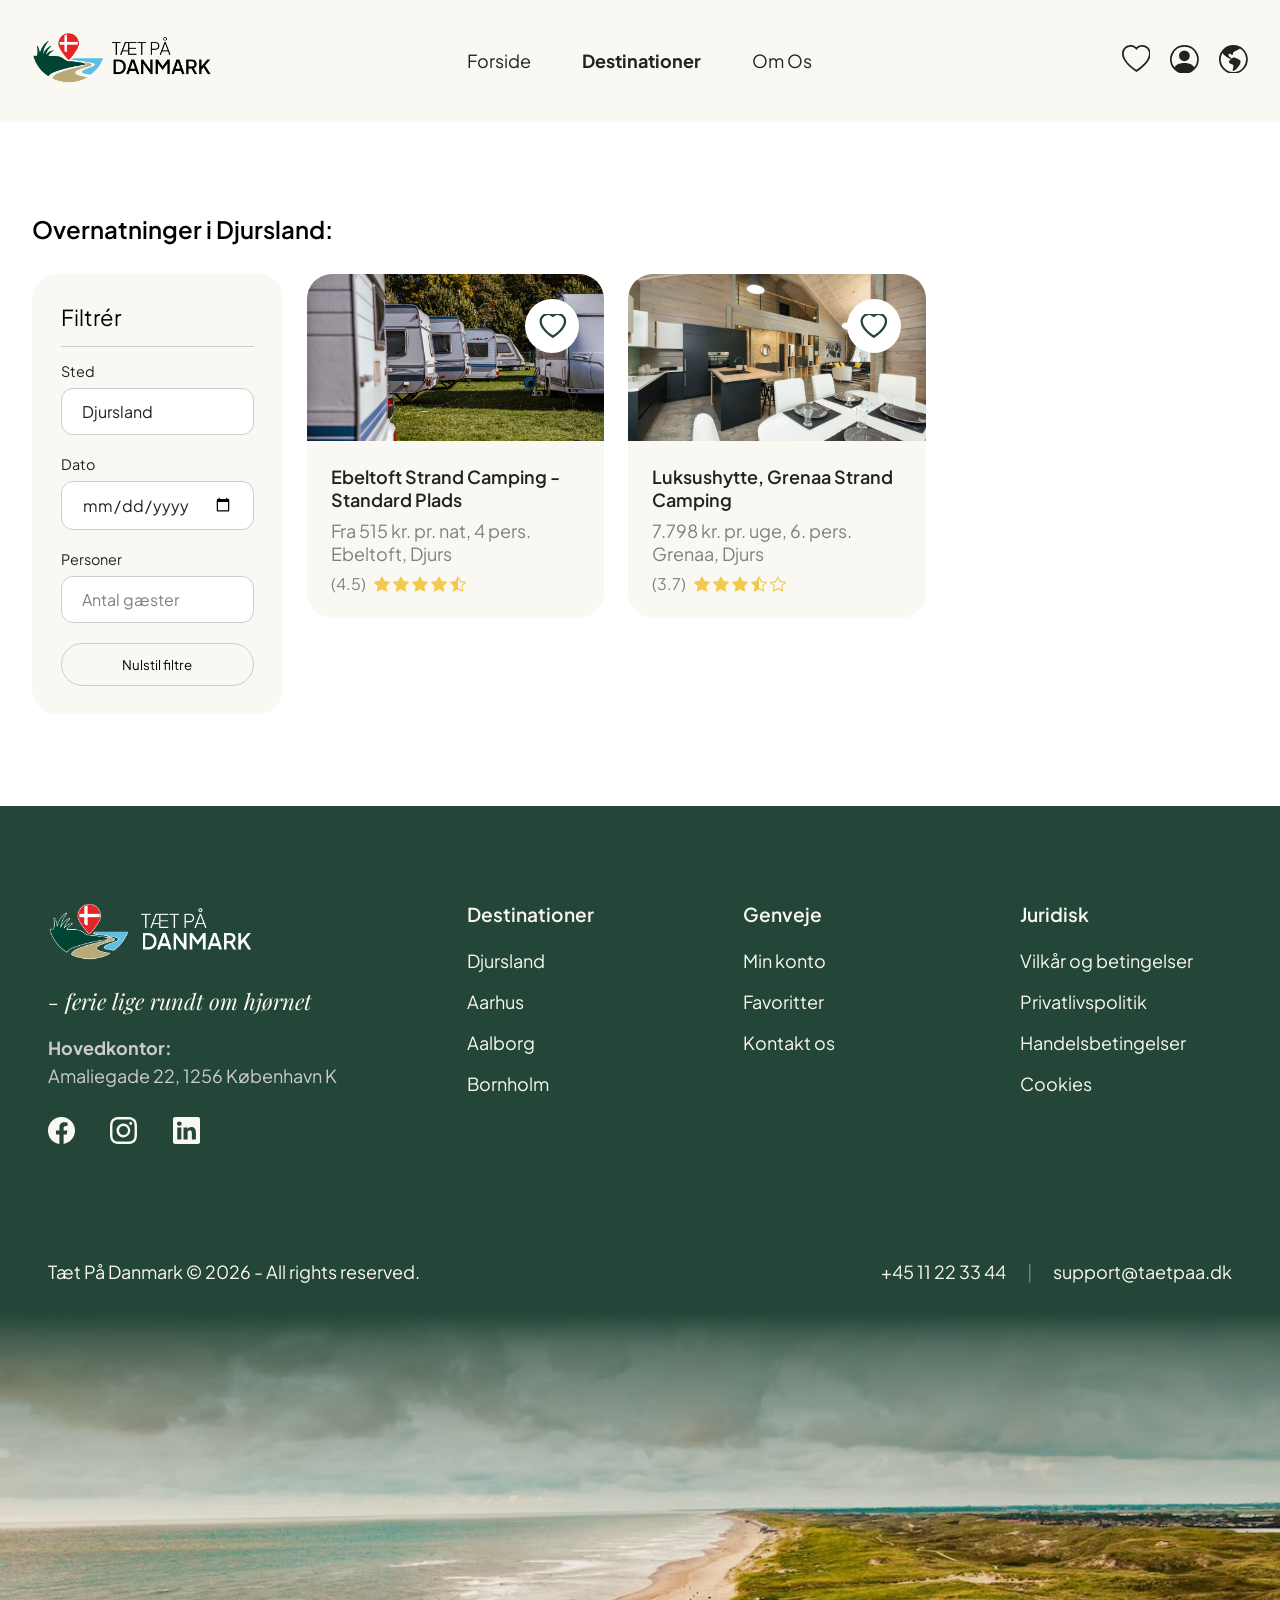
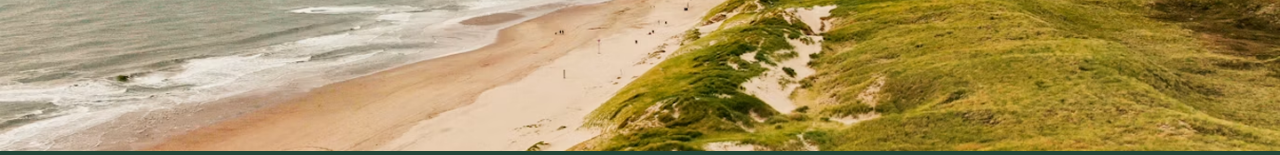
<file: destinationer/index.html>
<!doctype html>
<html lang="da">

<head>
    <meta charset="UTF-8" />
    <meta name="viewport" content="width=device-width, initial-scale=1.0" />
    <title>Destinationer | Tæt På Danmark</title>
    <link rel="stylesheet" href="/css/style.css" />
    <link rel="icon" href="/img/favikon.png" type="image/png">
</head>

<body>
    <header class="sekundaer">
        <div class="logo">
            <a href="/index.html">
                <img src="/img/logo-sort.png" alt="Tæt På Danmark">
            </a>
        </div>

        <nav>
            <ul>
                <li><a href="/index.html">Forside</a></li>
                <li class="active">
                    <a href="/destinationer/index.html">Destinationer</a>
                </li>
                <li><a href="/om-os.html">Om Os</a></li>
            </ul>
        </nav>
        <div class="header-ikoner">

            <a href="#" class="favoritter">
                <svg xmlns="http://www.w3.org/2000/svg" width="16" height="16" fill="currentColor" class="bi bi-heart"
                    viewBox="0 0 16 16">
                    <path
                        d="m8 2.748-.717-.737C5.6.281 2.514.878 1.4 3.053c-.523 1.023-.641 2.5.314 4.385.92 1.815 2.834 3.989 6.286 6.357 3.452-2.368 5.365-4.542 6.286-6.357.955-1.886.838-3.362.314-4.385C13.486.878 10.4.28 8.717 2.01zM8 15C-7.333 4.868 3.279-3.04 7.824 1.143q.09.083.176.171a3 3 0 0 1 .176-.17C12.72-3.042 23.333 4.867 8 15" />
                </svg>
            </a>
            <a href="#" class="profil">
                <svg xmlns="http://www.w3.org/2000/svg" width="16" height="16" fill="currentColor"
                    class="bi bi-person-circle" viewBox="0 0 16 16">
                    <path d="M11 6a3 3 0 1 1-6 0 3 3 0 0 1 6 0" />
                    <path fill-rule="evenodd"
                        d="M0 8a8 8 0 1 1 16 0A8 8 0 0 1 0 8m8-7a7 7 0 0 0-5.468 11.37C3.242 11.226 4.805 10 8 10s4.757 1.225 5.468 2.37A7 7 0 0 0 8 1" />
                </svg>
            </a>
            <a href="#" class="sprog">
                <svg xmlns="http://www.w3.org/2000/svg" width="16" height="16" fill="currentColor"
                    class="bi bi-globe-americas" viewBox="0 0 16 16">
                    <path
                        d="M8 0a8 8 0 1 0 0 16A8 8 0 0 0 8 0M2.04 4.326c.325 1.329 2.532 2.54 3.717 3.19.48.263.793.434.743.484q-.121.12-.242.234c-.416.396-.787.749-.758 1.266.035.634.618.824 1.214 1.017.577.188 1.168.38 1.286.983.082.417-.075.988-.22 1.52-.215.782-.406 1.48.22 1.48 1.5-.5 3.798-3.186 4-5 .138-1.243-2-2-3.5-2.5-.478-.16-.755.081-.99.284-.172.15-.322.279-.51.216-.445-.148-2.5-2-1.5-2.5.78-.39.952-.171 1.227.182.078.099.163.208.273.318.609.304.662-.132.723-.633.039-.322.081-.671.277-.867.434-.434 1.265-.791 2.028-1.12.712-.306 1.365-.587 1.579-.88A7 7 0 1 1 2.04 4.327Z" />
                </svg>
            </a>

        </div>
    </header>
    <main>
        <section class="katalog destinationer">
            <h1>Overnatninger i Djursland:</h1>
            <div class="katalog-container">
                <div class="filter-container">
                    <div class="filter-card">
                        <h3>Filtrér</h3>
                        <form action="">
                            <fieldset>
                                <label for="lokation">Sted</label>
                                <input type="text" name="lokation" id="lokation" placeholder="Indtast destination"
                                    value="Djursland">
                            </fieldset>
                            <fieldset>
                                <label for="dato">Dato</label>
                                <input type="date" name="dato" id="dato">
                            </fieldset>
                            <fieldset>
                                <label for="gaester">Personer</label>
                                <input type="number" name="gaester" id="gaester" min="1" max="99"
                                    placeholder="Antal gæster">
                            </fieldset>
                            <button type="reset">Nulstil filtre</button>
                        </form>
                    </div>
                </div>

                <div class="card-container">
                    <div class="card">
                        <div class="top">
                            <a href="#favorit" class="favorit">
                                <svg xmlns="http://www.w3.org/2000/svg" width="16" height="16" fill="currentColor"
                                    class="bi bi-heart-fill" viewBox="0 0 16 16">
                                    <path fill-rule="evenodd"
                                        d="M8 1.314C12.438-3.248 23.534 4.735 8 15-7.534 4.736 3.562-3.248 8 1.314" />
                                </svg>
                            </a>
                            <a href="/destinationer/ebeltoft-strand-camping.html">
                                <img src="/img/destination/ebeltoft-camping.jpg" alt="Ebeltoft Strand Camping">
                            </a>
                        </div>
                        <div class="bottom">
                            <a href="/destinationer/ebeltoft-strand-camping.html">Ebeltoft Strand Camping - Standard
                                Plads</a>
                            <p>Fra 515 kr. pr. nat, 4 pers.</p>
                            <p>Ebeltoft, Djurs</p>
                            <div class="anmeldelse-stjerner">
                                <p class="stjerner-tal">(4.5)</p>
                                <div class="stjerner">
                                    <svg xmlns="http://www.w3.org/2000/svg" width="16" height="16" fill="currentColor"
                                        class="bi bi-star-fill fuld-farve" viewBox="0 0 16 16">
                                        <path
                                            d="M3.612 15.443c-.386.198-.824-.149-.746-.592l.83-4.73L.173 6.765c-.329-.314-.158-.888.283-.95l4.898-.696L7.538.792c.197-.39.73-.39.927 0l2.184 4.327 4.898.696c.441.062.612.636.282.95l-3.522 3.356.83 4.73c.078.443-.36.79-.746.592L8 13.187l-4.389 2.256z" />
                                    </svg>
                                    <svg xmlns="http://www.w3.org/2000/svg" width="16" height="16" fill="currentColor"
                                        class="bi bi-star-fill fuld-farve" viewBox="0 0 16 16">
                                        <path
                                            d="M3.612 15.443c-.386.198-.824-.149-.746-.592l.83-4.73L.173 6.765c-.329-.314-.158-.888.283-.95l4.898-.696L7.538.792c.197-.39.73-.39.927 0l2.184 4.327 4.898.696c.441.062.612.636.282.95l-3.522 3.356.83 4.73c.078.443-.36.79-.746.592L8 13.187l-4.389 2.256z" />
                                    </svg>
                                    <svg xmlns="http://www.w3.org/2000/svg" width="16" height="16" fill="currentColor"
                                        class="bi bi-star-fill fuld-farve" viewBox="0 0 16 16">
                                        <path
                                            d="M3.612 15.443c-.386.198-.824-.149-.746-.592l.83-4.73L.173 6.765c-.329-.314-.158-.888.283-.95l4.898-.696L7.538.792c.197-.39.73-.39.927 0l2.184 4.327 4.898.696c.441.062.612.636.282.95l-3.522 3.356.83 4.73c.078.443-.36.79-.746.592L8 13.187l-4.389 2.256z" />
                                    </svg>
                                    <svg xmlns="http://www.w3.org/2000/svg" width="16" height="16" fill="currentColor"
                                        class="bi bi-star-fill fuld-farve" viewBox="0 0 16 16">
                                        <path
                                            d="M3.612 15.443c-.386.198-.824-.149-.746-.592l.83-4.73L.173 6.765c-.329-.314-.158-.888.283-.95l4.898-.696L7.538.792c.197-.39.73-.39.927 0l2.184 4.327 4.898.696c.441.062.612.636.282.95l-3.522 3.356.83 4.73c.078.443-.36.79-.746.592L8 13.187l-4.389 2.256z" />
                                    </svg>
                                    <svg xmlns="http://www.w3.org/2000/svg" width="16" height="16" fill="currentColor"
                                        class="bi bi-star-half fuld-farve" viewBox="0 0 16 16">
                                        <path
                                            d="M5.354 5.119 7.538.792A.52.52 0 0 1 8 .5c.183 0 .366.097.465.292l2.184 4.327 4.898.696A.54.54 0 0 1 16 6.32a.55.55 0 0 1-.17.445l-3.523 3.356.83 4.73c.078.443-.36.79-.746.592L8 13.187l-4.389 2.256a.5.5 0 0 1-.146.05c-.342.06-.668-.254-.6-.642l.83-4.73L.173 6.765a.55.55 0 0 1-.172-.403.6.6 0 0 1 .085-.302.51.51 0 0 1 .37-.245zM8 12.027a.5.5 0 0 1 .232.056l3.686 1.894-.694-3.957a.56.56 0 0 1 .162-.505l2.907-2.77-4.052-.576a.53.53 0 0 1-.393-.288L8.001 2.223 8 2.226z" />
                                    </svg>
                                </div>
                            </div>
                        </div>
                    </div>
                    <!-- <div class="card">
                        <div class="top">
                            <a href="#favorit" class="favorit">
                                <svg xmlns="http://www.w3.org/2000/svg" width="16" height="16" fill="currentColor"
                                    class="bi bi-heart" viewBox="0 0 16 16">
                                    <path
                                        d="m8 2.748-.717-.737C5.6.281 2.514.878 1.4 3.053c-.523 1.023-.641 2.5.314 4.385.92 1.815 2.834 3.989 6.286 6.357 3.452-2.368 5.365-4.542 6.286-6.357.955-1.886.838-3.362.314-4.385C13.486.878 10.4.28 8.717 2.01zM8 15C-7.333 4.868 3.279-3.04 7.824 1.143q.09.083.176.171a3 3 0 0 1 .176-.17C12.72-3.042 23.333 4.867 8 15" />
                                </svg>
                            </a>
                            <a href="/destinationer/ebeltoft-strand-camping.html">
                                <img src="/img/destination/lalandia-sondervig.jpg" alt="Lalandia Søndervig">
                            </a>
                        </div>

                        <div class="bottom">
                            <a href="/destinationer/ebeltoft-strand-camping.html">Lalandia</a>
                            <p>Fra 3.313 kr. i min. 2 nætter, 4 pers.</p>
                            <p>Søndervig, Midtjylland</p>
                            <div class="anmeldelse-stjerner">
                                <p class="stjerner-tal">(4.8)</p>
                                <div class="stjerner">
                                    <svg xmlns="http://www.w3.org/2000/svg" width="16" height="16" fill="currentColor"
                                        class="bi bi-star-fill fuld-farve" viewBox="0 0 16 16">
                                        <path
                                            d="M3.612 15.443c-.386.198-.824-.149-.746-.592l.83-4.73L.173 6.765c-.329-.314-.158-.888.283-.95l4.898-.696L7.538.792c.197-.39.73-.39.927 0l2.184 4.327 4.898.696c.441.062.612.636.282.95l-3.522 3.356.83 4.73c.078.443-.36.79-.746.592L8 13.187l-4.389 2.256z" />
                                    </svg>
                                    <svg xmlns="http://www.w3.org/2000/svg" width="16" height="16" fill="currentColor"
                                        class="bi bi-star-fill fuld-farve" viewBox="0 0 16 16">
                                        <path
                                            d="M3.612 15.443c-.386.198-.824-.149-.746-.592l.83-4.73L.173 6.765c-.329-.314-.158-.888.283-.95l4.898-.696L7.538.792c.197-.39.73-.39.927 0l2.184 4.327 4.898.696c.441.062.612.636.282.95l-3.522 3.356.83 4.73c.078.443-.36.79-.746.592L8 13.187l-4.389 2.256z" />
                                    </svg>
                                    <svg xmlns="http://www.w3.org/2000/svg" width="16" height="16" fill="currentColor"
                                        class="bi bi-star-fill fuld-farve" viewBox="0 0 16 16">
                                        <path
                                            d="M3.612 15.443c-.386.198-.824-.149-.746-.592l.83-4.73L.173 6.765c-.329-.314-.158-.888.283-.95l4.898-.696L7.538.792c.197-.39.73-.39.927 0l2.184 4.327 4.898.696c.441.062.612.636.282.95l-3.522 3.356.83 4.73c.078.443-.36.79-.746.592L8 13.187l-4.389 2.256z" />
                                    </svg>
                                    <svg xmlns="http://www.w3.org/2000/svg" width="16" height="16" fill="currentColor"
                                        class="bi bi-star-fill fuld-farve" viewBox="0 0 16 16">
                                        <path
                                            d="M3.612 15.443c-.386.198-.824-.149-.746-.592l.83-4.73L.173 6.765c-.329-.314-.158-.888.283-.95l4.898-.696L7.538.792c.197-.39.73-.39.927 0l2.184 4.327 4.898.696c.441.062.612.636.282.95l-3.522 3.356.83 4.73c.078.443-.36.79-.746.592L8 13.187l-4.389 2.256z" />
                                    </svg>
                                    <svg xmlns="http://www.w3.org/2000/svg" width="16" height="16" fill="currentColor"
                                        class="bi bi-star-half fuld-farve" viewBox="0 0 16 16">
                                        <path
                                            d="M5.354 5.119 7.538.792A.52.52 0 0 1 8 .5c.183 0 .366.097.465.292l2.184 4.327 4.898.696A.54.54 0 0 1 16 6.32a.55.55 0 0 1-.17.445l-3.523 3.356.83 4.73c.078.443-.36.79-.746.592L8 13.187l-4.389 2.256a.5.5 0 0 1-.146.05c-.342.06-.668-.254-.6-.642l.83-4.73L.173 6.765a.55.55 0 0 1-.172-.403.6.6 0 0 1 .085-.302.51.51 0 0 1 .37-.245zM8 12.027a.5.5 0 0 1 .232.056l3.686 1.894-.694-3.957a.56.56 0 0 1 .162-.505l2.907-2.77-4.052-.576a.53.53 0 0 1-.393-.288L8.001 2.223 8 2.226z" />
                                    </svg>
                                </div>
                            </div>
                        </div>
                    </div>
                    <div class="card">
                        <div class="top">
                            <a href="#favorit" class="favorit">
                                <svg xmlns="http://www.w3.org/2000/svg" width="16" height="16" fill="currentColor"
                                    class="bi bi-heart" viewBox="0 0 16 16">
                                    <path
                                        d="m8 2.748-.717-.737C5.6.281 2.514.878 1.4 3.053c-.523 1.023-.641 2.5.314 4.385.92 1.815 2.834 3.989 6.286 6.357 3.452-2.368 5.365-4.542 6.286-6.357.955-1.886.838-3.362.314-4.385C13.486.878 10.4.28 8.717 2.01zM8 15C-7.333 4.868 3.279-3.04 7.824 1.143q.09.083.176.171a3 3 0 0 1 .176-.17C12.72-3.042 23.333 4.867 8 15" />
                                </svg>
                            </a>
                            <a href="/destinationer/ebeltoft-strand-camping.html">
                                <img src="/img/destination/plexus-hytterne.jpg" alt="Lalandia Søndervig">
                            </a>
                        </div>
                        <div class="bottom">
                            <a href="/destinationer/ebeltoft-strand-camping.html">Plexus Hytterne</a>
                            <p>600 kr. pr. nat, 2 pers.</p>
                            <p>Holstebro, Midtjylland</p>
                            <div class="anmeldelse-stjerner">
                                <p class="stjerner-tal">(4.2)</p>
                                <div class="stjerner">
                                    <svg xmlns="http://www.w3.org/2000/svg" width="16" height="16" fill="currentColor"
                                        class="bi bi-star-fill fuld-farve" viewBox="0 0 16 16">
                                        <path
                                            d="M3.612 15.443c-.386.198-.824-.149-.746-.592l.83-4.73L.173 6.765c-.329-.314-.158-.888.283-.95l4.898-.696L7.538.792c.197-.39.73-.39.927 0l2.184 4.327 4.898.696c.441.062.612.636.282.95l-3.522 3.356.83 4.73c.078.443-.36.79-.746.592L8 13.187l-4.389 2.256z" />
                                    </svg>
                                    <svg xmlns="http://www.w3.org/2000/svg" width="16" height="16" fill="currentColor"
                                        class="bi bi-star-fill fuld-farve" viewBox="0 0 16 16">
                                        <path
                                            d="M3.612 15.443c-.386.198-.824-.149-.746-.592l.83-4.73L.173 6.765c-.329-.314-.158-.888.283-.95l4.898-.696L7.538.792c.197-.39.73-.39.927 0l2.184 4.327 4.898.696c.441.062.612.636.282.95l-3.522 3.356.83 4.73c.078.443-.36.79-.746.592L8 13.187l-4.389 2.256z" />
                                    </svg>
                                    <svg xmlns="http://www.w3.org/2000/svg" width="16" height="16" fill="currentColor"
                                        class="bi bi-star-fill fuld-farve" viewBox="0 0 16 16">
                                        <path
                                            d="M3.612 15.443c-.386.198-.824-.149-.746-.592l.83-4.73L.173 6.765c-.329-.314-.158-.888.283-.95l4.898-.696L7.538.792c.197-.39.73-.39.927 0l2.184 4.327 4.898.696c.441.062.612.636.282.95l-3.522 3.356.83 4.73c.078.443-.36.79-.746.592L8 13.187l-4.389 2.256z" />
                                    </svg>
                                    <svg xmlns="http://www.w3.org/2000/svg" width="16" height="16" fill="currentColor"
                                        class="bi bi-star-fill fuld-farve" viewBox="0 0 16 16">
                                        <path
                                            d="M3.612 15.443c-.386.198-.824-.149-.746-.592l.83-4.73L.173 6.765c-.329-.314-.158-.888.283-.95l4.898-.696L7.538.792c.197-.39.73-.39.927 0l2.184 4.327 4.898.696c.441.062.612.636.282.95l-3.522 3.356.83 4.73c.078.443-.36.79-.746.592L8 13.187l-4.389 2.256z" />
                                    </svg>
                                    <svg xmlns="http://www.w3.org/2000/svg" width="16" height="16" fill="currentColor"
                                        class="bi bi-star-half fuld-farve" viewBox="0 0 16 16">
                                        <path
                                            d="M5.354 5.119 7.538.792A.52.52 0 0 1 8 .5c.183 0 .366.097.465.292l2.184 4.327 4.898.696A.54.54 0 0 1 16 6.32a.55.55 0 0 1-.17.445l-3.523 3.356.83 4.73c.078.443-.36.79-.746.592L8 13.187l-4.389 2.256a.5.5 0 0 1-.146.05c-.342.06-.668-.254-.6-.642l.83-4.73L.173 6.765a.55.55 0 0 1-.172-.403.6.6 0 0 1 .085-.302.51.51 0 0 1 .37-.245zM8 12.027a.5.5 0 0 1 .232.056l3.686 1.894-.694-3.957a.56.56 0 0 1 .162-.505l2.907-2.77-4.052-.576a.53.53 0 0 1-.393-.288L8.001 2.223 8 2.226z" />
                                    </svg>
                                </div>
                            </div>
                        </div>
                    </div>
                    <div class="card">
                        <div class="top">
                            <a href="#favorit" class="favorit">
                                <svg xmlns="http://www.w3.org/2000/svg" width="16" height="16" fill="currentColor"
                                    class="bi bi-heart" viewBox="0 0 16 16">
                                    <path
                                        d="m8 2.748-.717-.737C5.6.281 2.514.878 1.4 3.053c-.523 1.023-.641 2.5.314 4.385.92 1.815 2.834 3.989 6.286 6.357 3.452-2.368 5.365-4.542 6.286-6.357.955-1.886.838-3.362.314-4.385C13.486.878 10.4.28 8.717 2.01zM8 15C-7.333 4.868 3.279-3.04 7.824 1.143q.09.083.176.171a3 3 0 0 1 .176-.17C12.72-3.042 23.333 4.867 8 15" />
                                </svg>
                            </a>
                            <a href="/destinationer/ebeltoft-strand-camping.html">
                                <img src="/img/destination/funkis-lux-hytte.jpg" alt="Lalandia Søndervig">
                            </a>
                        </div>
                        <div class="bottom">
                            <a href="/destinationer/ebeltoft-strand-camping.html">Funkis LUX Hytte, Bryrup Camping</a>
                            <p>Fra 1.715 kr. pr. nat, 4 pers.</p>
                            <p>Bryrup, Midtjylland</p>
                            <div class="anmeldelse-stjerner">
                                <p class="stjerner-tal">(4.4)</p>
                                <div class="stjerner">
                                    <svg xmlns="http://www.w3.org/2000/svg" width="16" height="16" fill="currentColor"
                                        class="bi bi-star-fill fuld-farve" viewBox="0 0 16 16">
                                        <path
                                            d="M3.612 15.443c-.386.198-.824-.149-.746-.592l.83-4.73L.173 6.765c-.329-.314-.158-.888.283-.95l4.898-.696L7.538.792c.197-.39.73-.39.927 0l2.184 4.327 4.898.696c.441.062.612.636.282.95l-3.522 3.356.83 4.73c.078.443-.36.79-.746.592L8 13.187l-4.389 2.256z" />
                                    </svg>
                                    <svg xmlns="http://www.w3.org/2000/svg" width="16" height="16" fill="currentColor"
                                        class="bi bi-star-fill fuld-farve" viewBox="0 0 16 16">
                                        <path
                                            d="M3.612 15.443c-.386.198-.824-.149-.746-.592l.83-4.73L.173 6.765c-.329-.314-.158-.888.283-.95l4.898-.696L7.538.792c.197-.39.73-.39.927 0l2.184 4.327 4.898.696c.441.062.612.636.282.95l-3.522 3.356.83 4.73c.078.443-.36.79-.746.592L8 13.187l-4.389 2.256z" />
                                    </svg>
                                    <svg xmlns="http://www.w3.org/2000/svg" width="16" height="16" fill="currentColor"
                                        class="bi bi-star-fill fuld-farve" viewBox="0 0 16 16">
                                        <path
                                            d="M3.612 15.443c-.386.198-.824-.149-.746-.592l.83-4.73L.173 6.765c-.329-.314-.158-.888.283-.95l4.898-.696L7.538.792c.197-.39.73-.39.927 0l2.184 4.327 4.898.696c.441.062.612.636.282.95l-3.522 3.356.83 4.73c.078.443-.36.79-.746.592L8 13.187l-4.389 2.256z" />
                                    </svg>
                                    <svg xmlns="http://www.w3.org/2000/svg" width="16" height="16" fill="currentColor"
                                        class="bi bi-star-fill fuld-farve" viewBox="0 0 16 16">
                                        <path
                                            d="M3.612 15.443c-.386.198-.824-.149-.746-.592l.83-4.73L.173 6.765c-.329-.314-.158-.888.283-.95l4.898-.696L7.538.792c.197-.39.73-.39.927 0l2.184 4.327 4.898.696c.441.062.612.636.282.95l-3.522 3.356.83 4.73c.078.443-.36.79-.746.592L8 13.187l-4.389 2.256z" />
                                    </svg>
                                    <svg xmlns="http://www.w3.org/2000/svg" width="16" height="16" fill="currentColor"
                                        class="bi bi-star-half fuld-farve" viewBox="0 0 16 16">
                                        <path
                                            d="M5.354 5.119 7.538.792A.52.52 0 0 1 8 .5c.183 0 .366.097.465.292l2.184 4.327 4.898.696A.54.54 0 0 1 16 6.32a.55.55 0 0 1-.17.445l-3.523 3.356.83 4.73c.078.443-.36.79-.746.592L8 13.187l-4.389 2.256a.5.5 0 0 1-.146.05c-.342.06-.668-.254-.6-.642l.83-4.73L.173 6.765a.55.55 0 0 1-.172-.403.6.6 0 0 1 .085-.302.51.51 0 0 1 .37-.245zM8 12.027a.5.5 0 0 1 .232.056l3.686 1.894-.694-3.957a.56.56 0 0 1 .162-.505l2.907-2.77-4.052-.576a.53.53 0 0 1-.393-.288L8.001 2.223 8 2.226z" />
                                    </svg>
                                </div>
                            </div>
                        </div>
                    </div> -->
                    <div class="card">
                        <div class="top">
                            <a href="#favorit" class="favorit">
                                <svg xmlns="http://www.w3.org/2000/svg" width="16" height="16" fill="currentColor"
                                    class="bi bi-heart-fill" viewBox="0 0 16 16">
                                    <path fill-rule="evenodd"
                                        d="M8 1.314C12.438-3.248 23.534 4.735 8 15-7.534 4.736 3.562-3.248 8 1.314" />
                                </svg>
                            </a>
                            <a href="/destinationer/ebeltoft-strand-camping.html">
                                <img src="/img/destination/luksushytte-grenaa.jpg" alt="Lalandia Søndervig">
                            </a>
                        </div>
                        <div class="bottom">
                            <a href="/destinationer/ebeltoft-strand-camping.html">Luksushytte, Grenaa Strand Camping</a>
                            <p>7.798 kr. pr. uge, 6. pers.</p>
                            <p>Grenaa, Djurs</p>
                            <div class="anmeldelse-stjerner">
                                <p class="stjerner-tal">(3.7)</p>
                                <div class="stjerner">
                                    <svg xmlns="http://www.w3.org/2000/svg" width="16" height="16" fill="currentColor"
                                        class="bi bi-star-fill fuld-farve" viewBox="0 0 16 16">
                                        <path
                                            d="M3.612 15.443c-.386.198-.824-.149-.746-.592l.83-4.73L.173 6.765c-.329-.314-.158-.888.283-.95l4.898-.696L7.538.792c.197-.39.73-.39.927 0l2.184 4.327 4.898.696c.441.062.612.636.282.95l-3.522 3.356.83 4.73c.078.443-.36.79-.746.592L8 13.187l-4.389 2.256z" />
                                    </svg>
                                    <svg xmlns="http://www.w3.org/2000/svg" width="16" height="16" fill="currentColor"
                                        class="bi bi-star-fill fuld-farve" viewBox="0 0 16 16">
                                        <path
                                            d="M3.612 15.443c-.386.198-.824-.149-.746-.592l.83-4.73L.173 6.765c-.329-.314-.158-.888.283-.95l4.898-.696L7.538.792c.197-.39.73-.39.927 0l2.184 4.327 4.898.696c.441.062.612.636.282.95l-3.522 3.356.83 4.73c.078.443-.36.79-.746.592L8 13.187l-4.389 2.256z" />
                                    </svg>
                                    <svg xmlns="http://www.w3.org/2000/svg" width="16" height="16" fill="currentColor"
                                        class="bi bi-star-fill fuld-farve" viewBox="0 0 16 16">
                                        <path
                                            d="M3.612 15.443c-.386.198-.824-.149-.746-.592l.83-4.73L.173 6.765c-.329-.314-.158-.888.283-.95l4.898-.696L7.538.792c.197-.39.73-.39.927 0l2.184 4.327 4.898.696c.441.062.612.636.282.95l-3.522 3.356.83 4.73c.078.443-.36.79-.746.592L8 13.187l-4.389 2.256z" />
                                    </svg>
                                    <svg xmlns="http://www.w3.org/2000/svg" width="16" height="16" fill="currentColor"
                                        class="bi bi-star-half fuld-farve" viewBox="0 0 16 16">
                                        <path
                                            d="M5.354 5.119 7.538.792A.52.52 0 0 1 8 .5c.183 0 .366.097.465.292l2.184 4.327 4.898.696A.54.54 0 0 1 16 6.32a.55.55 0 0 1-.17.445l-3.523 3.356.83 4.73c.078.443-.36.79-.746.592L8 13.187l-4.389 2.256a.5.5 0 0 1-.146.05c-.342.06-.668-.254-.6-.642l.83-4.73L.173 6.765a.55.55 0 0 1-.172-.403.6.6 0 0 1 .085-.302.51.51 0 0 1 .37-.245zM8 12.027a.5.5 0 0 1 .232.056l3.686 1.894-.694-3.957a.56.56 0 0 1 .162-.505l2.907-2.77-4.052-.576a.53.53 0 0 1-.393-.288L8.001 2.223 8 2.226z" />
                                    </svg>
                                    <svg xmlns="http://www.w3.org/2000/svg" width="16" height="16" fill="currentColor"
                                        class="bi bi-star fuld-farve" viewBox="0 0 16 16">
                                        <path
                                            d="M2.866 14.85c-.078.444.36.791.746.593l4.39-2.256 4.389 2.256c.386.198.824-.149.746-.592l-.83-4.73 3.522-3.356c.33-.314.16-.888-.282-.95l-4.898-.696L8.465.792a.513.513 0 0 0-.927 0L5.354 5.12l-4.898.696c-.441.062-.612.636-.283.95l3.523 3.356-.83 4.73zm4.905-2.767-3.686 1.894.694-3.957a.56.56 0 0 0-.163-.505L1.71 6.745l4.052-.576a.53.53 0 0 0 .393-.288L8 2.223l1.847 3.658a.53.53 0 0 0 .393.288l4.052.575-2.906 2.77a.56.56 0 0 0-.163.506l.694 3.957-3.686-1.894a.5.5 0 0 0-.461 0z" />
                                    </svg>
                                </div>
                            </div>
                        </div>
                    </div>
                    <!-- <div class="card">
                        <div class="top">
                            <a href="#favorit" class="favorit">
                                <svg xmlns="http://www.w3.org/2000/svg" width="16" height="16" fill="currentColor"
                                    class="bi bi-heart" viewBox="0 0 16 16">
                                    <path
                                        d="m8 2.748-.717-.737C5.6.281 2.514.878 1.4 3.053c-.523 1.023-.641 2.5.314 4.385.92 1.815 2.834 3.989 6.286 6.357 3.452-2.368 5.365-4.542 6.286-6.357.955-1.886.838-3.362.314-4.385C13.486.878 10.4.28 8.717 2.01zM8 15C-7.333 4.868 3.279-3.04 7.824 1.143q.09.083.176.171a3 3 0 0 1 .176-.17C12.72-3.042 23.333 4.867 8 15" />
                                </svg>
                            </a>
                            <a href="/destinationer/ebeltoft-strand-camping.html">
                                <img src="/img/destination/holmely-glamping.jpg" alt="Lalandia Søndervig">
                            </a>
                        </div>
                        <div class="bottom">
                            <a href="/destinationer/ebeltoft-strand-camping.html">Holmely Holiday Resort & Glamping</a>
                            <p>1.090 kr. pr. nat, 2 pers.</p>
                            <p>Brædstrup, Midtjylland</p>
                            <div class="anmeldelse-stjerner">
                                <p class="stjerner-tal">(4.5)</p>
                                <div class="stjerner">
                                    <svg xmlns="http://www.w3.org/2000/svg" width="16" height="16" fill="currentColor"
                                        class="bi bi-star-fill fuld-farve" viewBox="0 0 16 16">
                                        <path
                                            d="M3.612 15.443c-.386.198-.824-.149-.746-.592l.83-4.73L.173 6.765c-.329-.314-.158-.888.283-.95l4.898-.696L7.538.792c.197-.39.73-.39.927 0l2.184 4.327 4.898.696c.441.062.612.636.282.95l-3.522 3.356.83 4.73c.078.443-.36.79-.746.592L8 13.187l-4.389 2.256z" />
                                    </svg>
                                    <svg xmlns="http://www.w3.org/2000/svg" width="16" height="16" fill="currentColor"
                                        class="bi bi-star-fill fuld-farve" viewBox="0 0 16 16">
                                        <path
                                            d="M3.612 15.443c-.386.198-.824-.149-.746-.592l.83-4.73L.173 6.765c-.329-.314-.158-.888.283-.95l4.898-.696L7.538.792c.197-.39.73-.39.927 0l2.184 4.327 4.898.696c.441.062.612.636.282.95l-3.522 3.356.83 4.73c.078.443-.36.79-.746.592L8 13.187l-4.389 2.256z" />
                                    </svg>
                                    <svg xmlns="http://www.w3.org/2000/svg" width="16" height="16" fill="currentColor"
                                        class="bi bi-star-fill fuld-farve" viewBox="0 0 16 16">
                                        <path
                                            d="M3.612 15.443c-.386.198-.824-.149-.746-.592l.83-4.73L.173 6.765c-.329-.314-.158-.888.283-.95l4.898-.696L7.538.792c.197-.39.73-.39.927 0l2.184 4.327 4.898.696c.441.062.612.636.282.95l-3.522 3.356.83 4.73c.078.443-.36.79-.746.592L8 13.187l-4.389 2.256z" />
                                    </svg>
                                    <svg xmlns="http://www.w3.org/2000/svg" width="16" height="16" fill="currentColor"
                                        class="bi bi-star-fill fuld-farve" viewBox="0 0 16 16">
                                        <path
                                            d="M3.612 15.443c-.386.198-.824-.149-.746-.592l.83-4.73L.173 6.765c-.329-.314-.158-.888.283-.95l4.898-.696L7.538.792c.197-.39.73-.39.927 0l2.184 4.327 4.898.696c.441.062.612.636.282.95l-3.522 3.356.83 4.73c.078.443-.36.79-.746.592L8 13.187l-4.389 2.256z" />
                                    </svg>
                                    <svg xmlns="http://www.w3.org/2000/svg" width="16" height="16" fill="currentColor"
                                        class="bi bi-star-half fuld-farve" viewBox="0 0 16 16">
                                        <path
                                            d="M5.354 5.119 7.538.792A.52.52 0 0 1 8 .5c.183 0 .366.097.465.292l2.184 4.327 4.898.696A.54.54 0 0 1 16 6.32a.55.55 0 0 1-.17.445l-3.523 3.356.83 4.73c.078.443-.36.79-.746.592L8 13.187l-4.389 2.256a.5.5 0 0 1-.146.05c-.342.06-.668-.254-.6-.642l.83-4.73L.173 6.765a.55.55 0 0 1-.172-.403.6.6 0 0 1 .085-.302.51.51 0 0 1 .37-.245zM8 12.027a.5.5 0 0 1 .232.056l3.686 1.894-.694-3.957a.56.56 0 0 1 .162-.505l2.907-2.77-4.052-.576a.53.53 0 0 1-.393-.288L8.001 2.223 8 2.226z" />
                                    </svg>
                                </div>
                            </div>
                        </div>
                    </div> -->
                </div>
            </div>
        </section>

    </main>

    <footer>
        <div class="container">
            <div class="footer-columns">
                <div class="column">
                    <div class="logo">
                        <a href="/index.html">
                            <img src="/img/logo-footer.png" alt="Tæt På Danmark">
                        </a>
                    </div>
                    <h3 class="slogan display-font">- ferie lige rundt om hjørnet</h3>
                    <p class="adresse bold">Hovedkontor:</p>
                    <p class="adresse">Amaliegade 22, 1256 København K</p>
                    <div class="sociale-medier">
                        <a href="#facebook">
                            <svg xmlns="http://www.w3.org/2000/svg" width="16" height="16" fill="currentColor"
                                class="bi bi-facebook" viewBox="0 0 16 16">
                                <path
                                    d="M16 8.049c0-4.446-3.582-8.05-8-8.05C3.58 0-.002 3.603-.002 8.05c0 4.017 2.926 7.347 6.75 7.951v-5.625h-2.03V8.05H6.75V6.275c0-2.017 1.195-3.131 3.022-3.131.876 0 1.791.157 1.791.157v1.98h-1.009c-.993 0-1.303.621-1.303 1.258v1.51h2.218l-.354 2.326H9.25V16c3.824-.604 6.75-3.934 6.75-7.951" />
                            </svg>
                        </a>
                        <a href="#instagram">
                            <svg xmlns="http://www.w3.org/2000/svg" width="16" height="16" fill="currentColor"
                                class="bi bi-instagram" viewBox="0 0 16 16">
                                <path
                                    d="M8 0C5.829 0 5.556.01 4.703.048 3.85.088 3.269.222 2.76.42a3.9 3.9 0 0 0-1.417.923A3.9 3.9 0 0 0 .42 2.76C.222 3.268.087 3.85.048 4.7.01 5.555 0 5.827 0 8.001c0 2.172.01 2.444.048 3.297.04.852.174 1.433.372 1.942.205.526.478.972.923 1.417.444.445.89.719 1.416.923.51.198 1.09.333 1.942.372C5.555 15.99 5.827 16 8 16s2.444-.01 3.298-.048c.851-.04 1.434-.174 1.943-.372a3.9 3.9 0 0 0 1.416-.923c.445-.445.718-.891.923-1.417.197-.509.332-1.09.372-1.942C15.99 10.445 16 10.173 16 8s-.01-2.445-.048-3.299c-.04-.851-.175-1.433-.372-1.941a3.9 3.9 0 0 0-.923-1.417A3.9 3.9 0 0 0 13.24.42c-.51-.198-1.092-.333-1.943-.372C10.443.01 10.172 0 7.998 0zm-.717 1.442h.718c2.136 0 2.389.007 3.232.046.78.035 1.204.166 1.486.275.373.145.64.319.92.599s.453.546.598.92c.11.281.24.705.275 1.485.039.843.047 1.096.047 3.231s-.008 2.389-.047 3.232c-.035.78-.166 1.203-.275 1.485a2.5 2.5 0 0 1-.599.919c-.28.28-.546.453-.92.598-.28.11-.704.24-1.485.276-.843.038-1.096.047-3.232.047s-2.39-.009-3.233-.047c-.78-.036-1.203-.166-1.485-.276a2.5 2.5 0 0 1-.92-.598 2.5 2.5 0 0 1-.6-.92c-.109-.281-.24-.705-.275-1.485-.038-.843-.046-1.096-.046-3.233s.008-2.388.046-3.231c.036-.78.166-1.204.276-1.486.145-.373.319-.64.599-.92s.546-.453.92-.598c.282-.11.705-.24 1.485-.276.738-.034 1.024-.044 2.515-.045zm4.988 1.328a.96.96 0 1 0 0 1.92.96.96 0 0 0 0-1.92m-4.27 1.122a4.109 4.109 0 1 0 0 8.217 4.109 4.109 0 0 0 0-8.217m0 1.441a2.667 2.667 0 1 1 0 5.334 2.667 2.667 0 0 1 0-5.334" />
                            </svg>
                        </a>
                        <a href="#linkedin">
                            <svg xmlns="http://www.w3.org/2000/svg" width="16" height="16" fill="currentColor"
                                class="bi bi-linkedin" viewBox="0 0 16 16">
                                <path
                                    d="M0 1.146C0 .513.526 0 1.175 0h13.65C15.474 0 16 .513 16 1.146v13.708c0 .633-.526 1.146-1.175 1.146H1.175C.526 16 0 15.487 0 14.854zm4.943 12.248V6.169H2.542v7.225zm-1.2-8.212c.837 0 1.358-.554 1.358-1.248-.015-.709-.52-1.248-1.342-1.248S2.4 3.226 2.4 3.934c0 .694.521 1.248 1.327 1.248zm4.908 8.212V9.359c0-.216.016-.432.08-.586.173-.431.568-.878 1.232-.878.869 0 1.216.662 1.216 1.634v3.865h2.401V9.25c0-2.22-1.184-3.252-2.764-3.252-1.274 0-1.845.7-2.165 1.193v.025h-.016l.016-.025V6.169h-2.4c.03.678 0 7.225 0 7.225z" />
                            </svg>
                        </a>
                    </div>
                </div>
                <div class="column">
                    <h4>Destinationer</h4>
                    <ul>
                        <li><a href="/destinationer/index.html">Djursland</a></li>
                        <li><a href="/destinationer/index.html">Aarhus</a></li>
                        <li><a href="/destinationer/index.html">Aalborg</a></li>
                        <li><a href="/destinationer/index.html">Bornholm</a></li>
                    </ul>
                </div>
                <div class="column">
                    <h4>Genveje</h4>
                    <ul>
                        <li><a href="#">Min konto</a></li>
                        <li><a href="#">Favoritter</a></li>
                        <li><a href="#">Kontakt os</a></li>
                    </ul>
                </div>
                <div class="column">
                    <h4>Juridisk</h4>
                    <ul>
                        <li><a href="#">Vilkår og betingelser</a></li>
                        <li><a href="#">Privatlivspolitik</a></li>
                        <li><a href="#">Handelsbetingelser</a></li>
                        <li><a href="#">Cookies</a></li>
                    </ul>
                </div>
            </div>
            <div class="copyright-columns">
                <div class="column">
                    <p>Tæt På Danmark © 2026 - All rights reserved.</p>
                </div>
                <div class="column">
                    <a href="tel:11223344">+45 11 22 33 44</a> <span class="seperator">|</span> <a
                        href="mailto:support@taetpaa.dk">support@taetpaa.dk</a>
                </div>
            </div>
        </div>
        <img src="/img/footer-img-2.png" alt="" class="footer-bg">
    </footer>

</body>

</html>
</file>
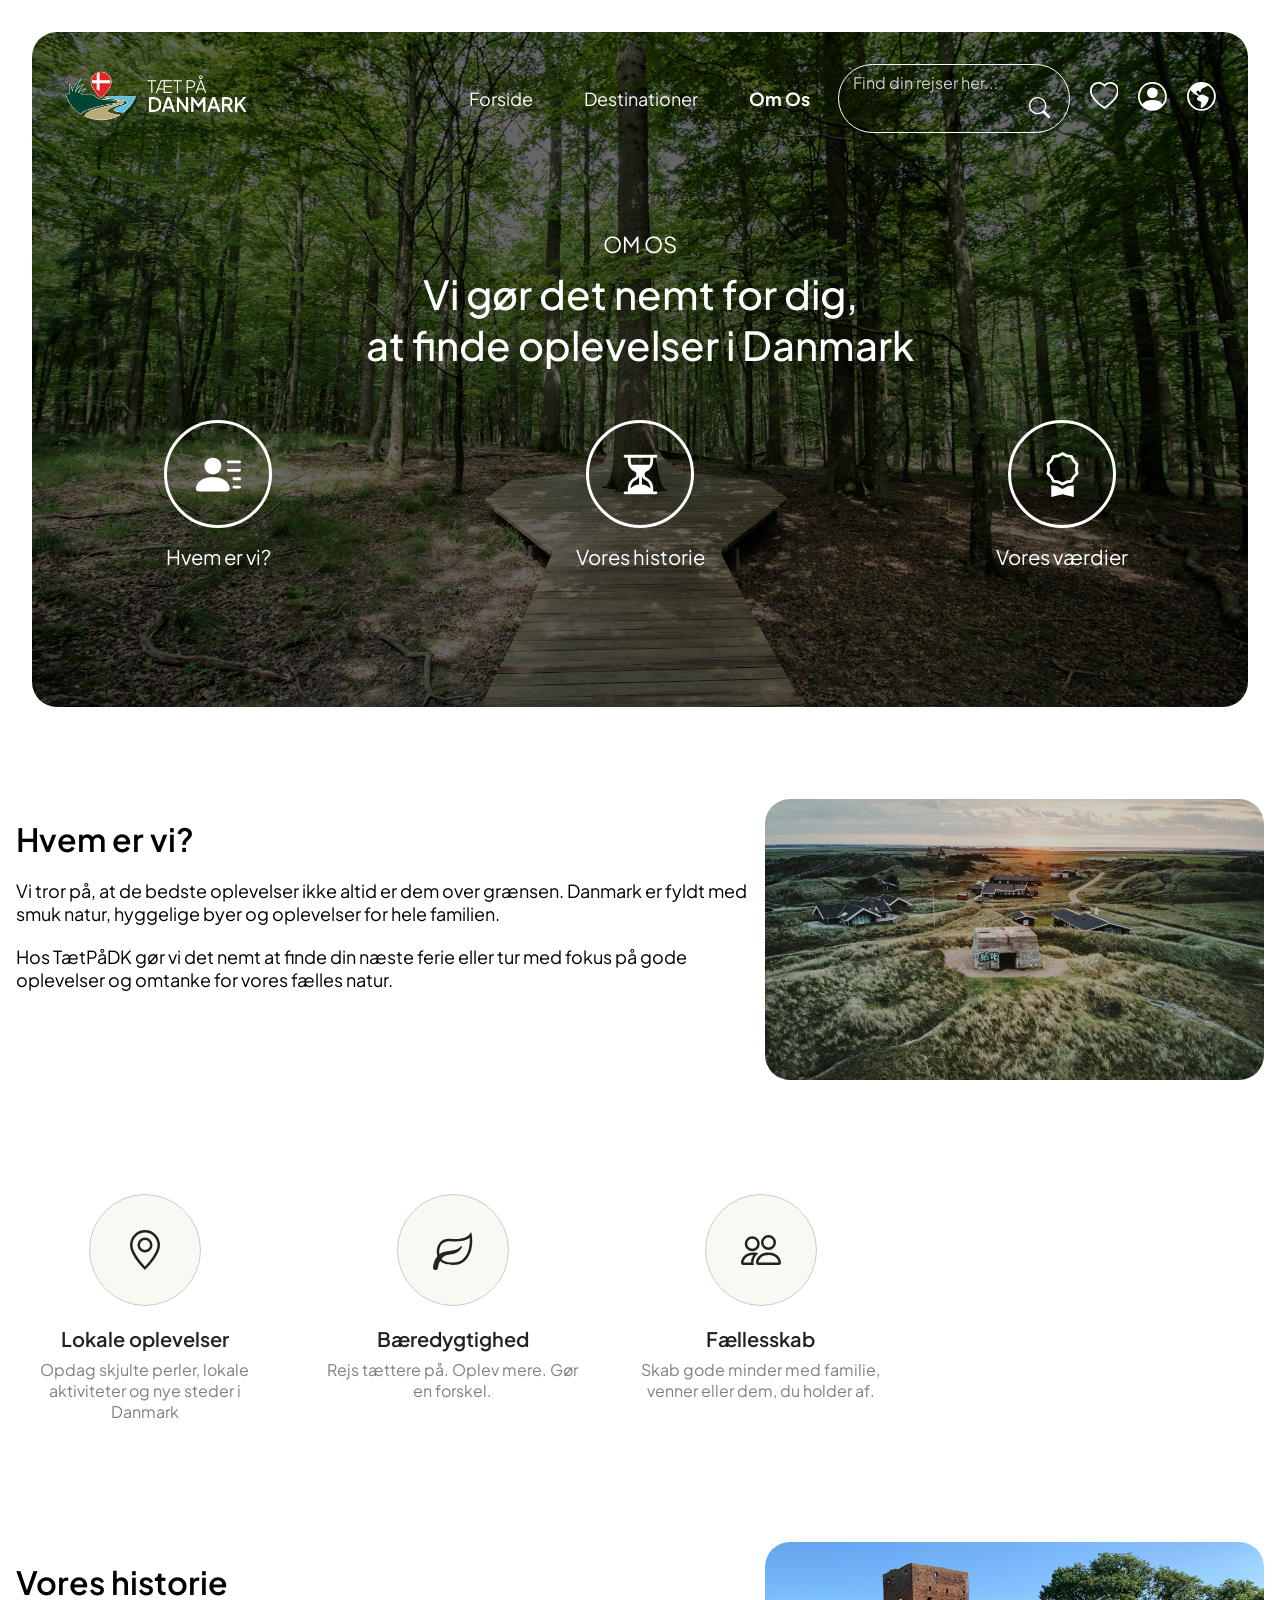
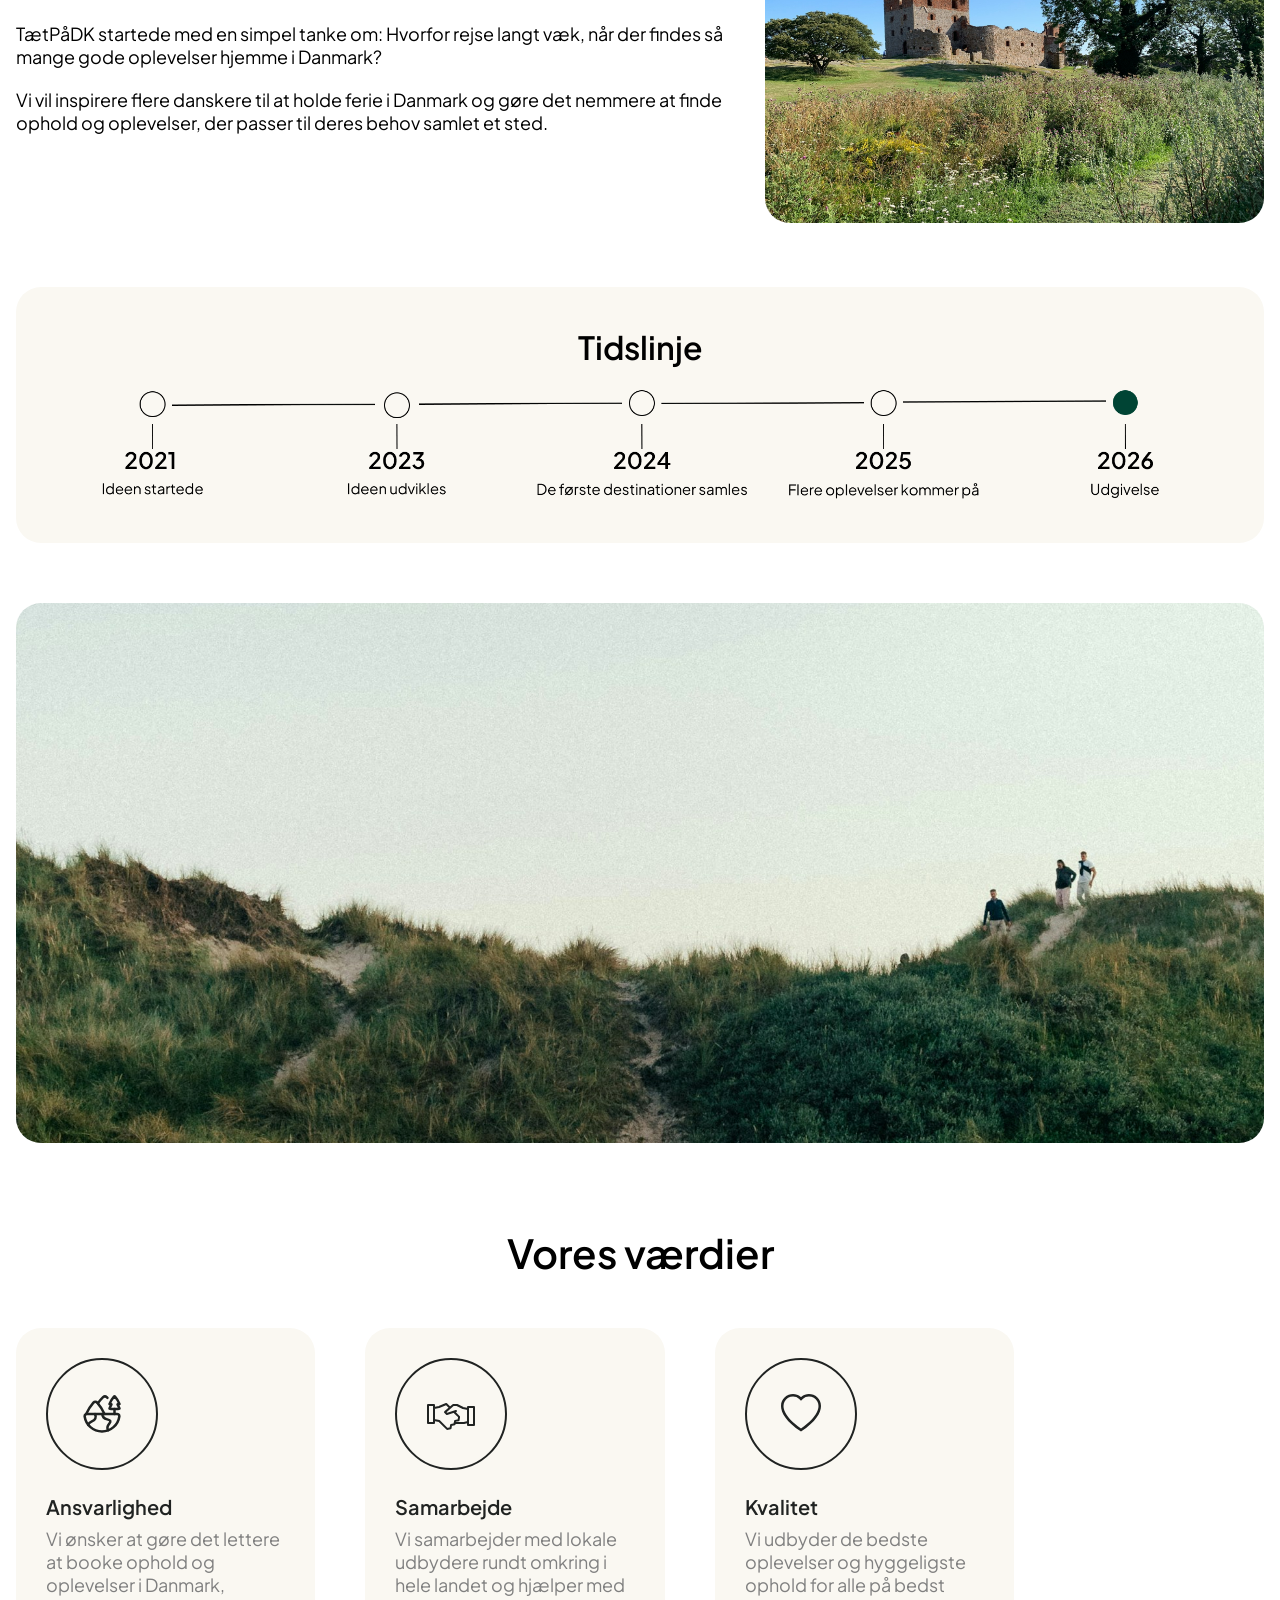
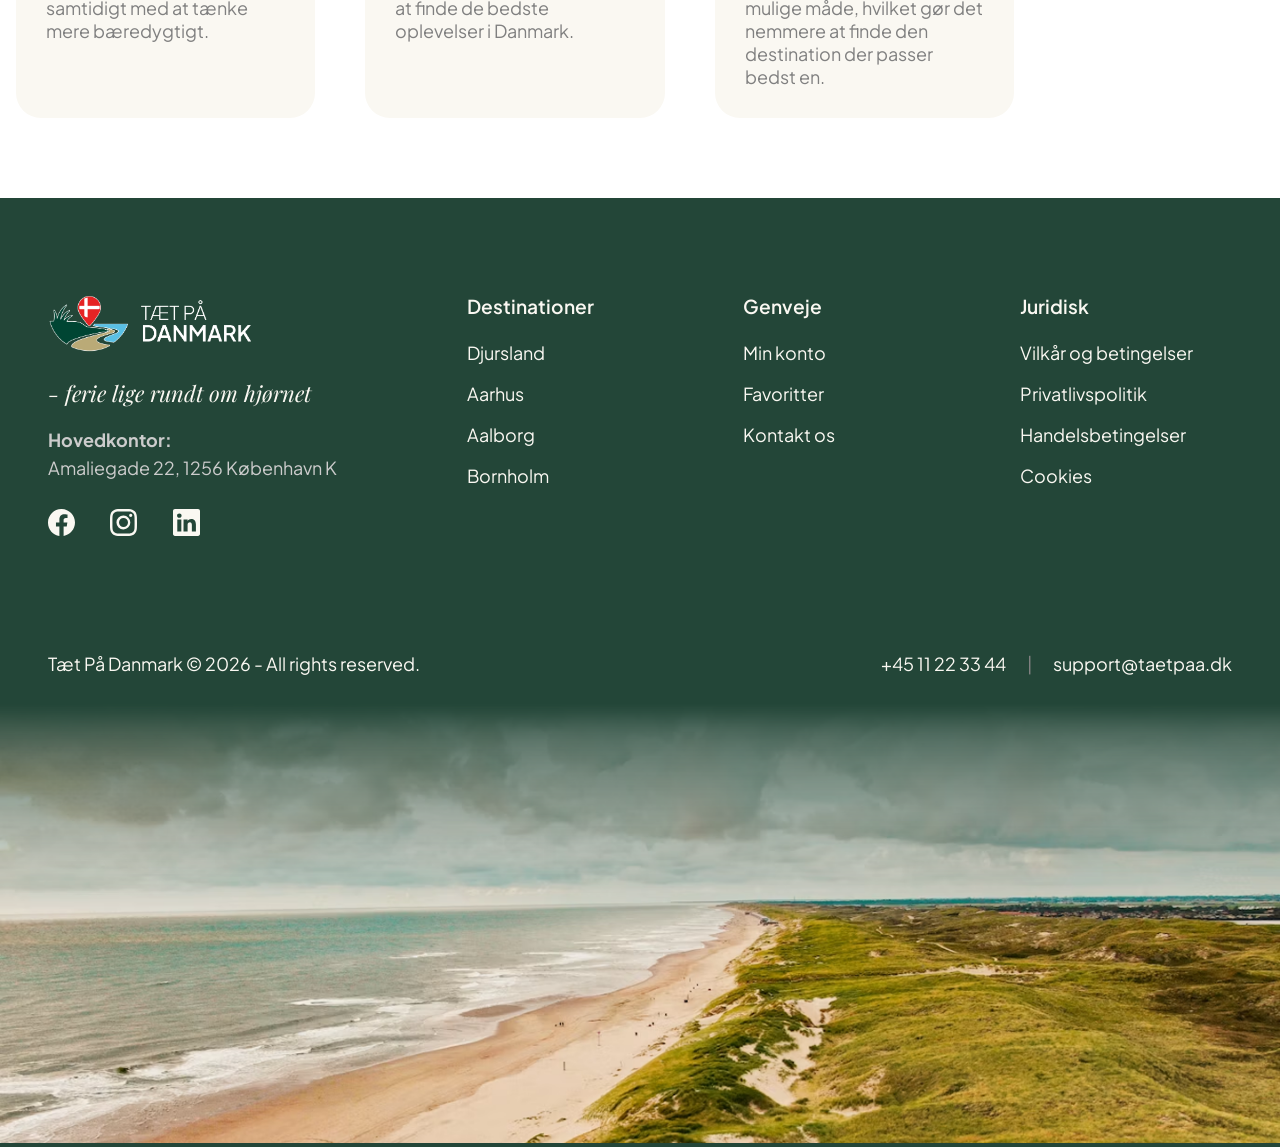
<file: om-os.html>
<!DOCTYPE html>
<html lang="da">

<head>
    <meta charset="UTF-8">
    <meta name="viewport" content="width=device-width, initial-scale=1.0">
    <title>Om os - Tæt på Danmark</title>
    <link rel="stylesheet" href="/css/style.css">
    <link rel="icon" href="/img/favikon.png" type="image/png">

</head>

<body>
    <header>

        <div class="logo">
            <a href="/index.html">
                <img src="/img/logo-footer.png" alt="Tæt På Danmark">
            </a>
        </div>

        <nav>
            <ul>
                <li><a href="/index.html">Forside</a></li>
                <li>
                    <a href="/destinationer/index.html">Destinationer</a>
                </li>
                <li class="active"><a href="/om-os.html">Om Os</a></li>
            </ul>
        </nav>
        <div class="header-ikoner">

            <fieldset>
                <input type="text" name="soeg" placeholder="Find din rejser her...">
                <button>
                    <svg xmlns="http://www.w3.org/2000/svg" width="16" height="16" fill="currentColor"
                        class="bi bi-search" viewBox="0 0 16 16">
                        <path
                            d="M11.742 10.344a6.5 6.5 0 1 0-1.397 1.398h-.001q.044.06.098.115l3.85 3.85a1 1 0 0 0 1.415-1.414l-3.85-3.85a1 1 0 0 0-.115-.1zM12 6.5a5.5 5.5 0 1 1-11 0 5.5 5.5 0 0 1 11 0" />
                    </svg>
                </button>
            </fieldset>

            <a href="#" class="favoritter">
                <svg xmlns="http://www.w3.org/2000/svg" width="16" height="16" fill="currentColor" class="bi bi-heart"
                    viewBox="0 0 16 16">
                    <path
                        d="m8 2.748-.717-.737C5.6.281 2.514.878 1.4 3.053c-.523 1.023-.641 2.5.314 4.385.92 1.815 2.834 3.989 6.286 6.357 3.452-2.368 5.365-4.542 6.286-6.357.955-1.886.838-3.362.314-4.385C13.486.878 10.4.28 8.717 2.01zM8 15C-7.333 4.868 3.279-3.04 7.824 1.143q.09.083.176.171a3 3 0 0 1 .176-.17C12.72-3.042 23.333 4.867 8 15" />
                </svg>
            </a>
            <a href="#" class="profil">
                <svg xmlns="http://www.w3.org/2000/svg" width="16" height="16" fill="currentColor"
                    class="bi bi-person-circle" viewBox="0 0 16 16">
                    <path d="M11 6a3 3 0 1 1-6 0 3 3 0 0 1 6 0" />
                    <path fill-rule="evenodd"
                        d="M0 8a8 8 0 1 1 16 0A8 8 0 0 1 0 8m8-7a7 7 0 0 0-5.468 11.37C3.242 11.226 4.805 10 8 10s4.757 1.225 5.468 2.37A7 7 0 0 0 8 1" />
                </svg>
            </a>
            <a href="#" class="sprog">
                <svg xmlns="http://www.w3.org/2000/svg" width="16" height="16" fill="currentColor"
                    class="bi bi-globe-americas" viewBox="0 0 16 16">
                    <path
                        d="M8 0a8 8 0 1 0 0 16A8 8 0 0 0 8 0M2.04 4.326c.325 1.329 2.532 2.54 3.717 3.19.48.263.793.434.743.484q-.121.12-.242.234c-.416.396-.787.749-.758 1.266.035.634.618.824 1.214 1.017.577.188 1.168.38 1.286.983.082.417-.075.988-.22 1.52-.215.782-.406 1.48.22 1.48 1.5-.5 3.798-3.186 4-5 .138-1.243-2-2-3.5-2.5-.478-.16-.755.081-.99.284-.172.15-.322.279-.51.216-.445-.148-2.5-2-1.5-2.5.78-.39.952-.171 1.227.182.078.099.163.208.273.318.609.304.662-.132.723-.633.039-.322.081-.671.277-.867.434-.434 1.265-.791 2.028-1.12.712-.306 1.365-.587 1.579-.88A7 7 0 1 1 2.04 4.327Z" />
                </svg>
            </a>

        </div>

    </header>

    <main>

        <section class="hero om-os">
            <h3>
                OM OS
            </h3>
            <h1>
                Vi gør det nemt for dig, <br>at finde oplevelser i Danmark
            </h1>

            <div class="ikoner-columns">
                <a href="#hvem-er-vi" class="column">
                    <div class="cirkel">
                        <svg xmlns="http://www.w3.org/2000/svg" width="16" height="16" fill="currentColor"
                            class="bi bi-person-lines-fill" viewBox="0 0 16 16">
                            <path
                                d="M6 8a3 3 0 1 0 0-6 3 3 0 0 0 0 6m-5 6s-1 0-1-1 1-4 6-4 6 3 6 4-1 1-1 1zM11 3.5a.5.5 0 0 1 .5-.5h4a.5.5 0 0 1 0 1h-4a.5.5 0 0 1-.5-.5m.5 2.5a.5.5 0 0 0 0 1h4a.5.5 0 0 0 0-1zm2 3a.5.5 0 0 0 0 1h2a.5.5 0 0 0 0-1zm0 3a.5.5 0 0 0 0 1h2a.5.5 0 0 0 0-1z" />
                        </svg>
                    </div>
                    <p>Hvem er vi?</p>
                </a>
                <a href="#vores-historie" class="column">
                    <div class="cirkel">
                        <svg xmlns="http://www.w3.org/2000/svg" width="16" height="16" fill="currentColor"
                            class="bi bi-hourglass-split" viewBox="0 0 16 16">
                            <path
                                d="M2.5 15a.5.5 0 1 1 0-1h1v-1a4.5 4.5 0 0 1 2.557-4.06c.29-.139.443-.377.443-.59v-.7c0-.213-.154-.451-.443-.59A4.5 4.5 0 0 1 3.5 3V2h-1a.5.5 0 0 1 0-1h11a.5.5 0 0 1 0 1h-1v1a4.5 4.5 0 0 1-2.557 4.06c-.29.139-.443.377-.443.59v.7c0 .213.154.451.443.59A4.5 4.5 0 0 1 12.5 13v1h1a.5.5 0 0 1 0 1zm2-13v1c0 .537.12 1.045.337 1.5h6.326c.216-.455.337-.963.337-1.5V2zm3 6.35c0 .701-.478 1.236-1.011 1.492A3.5 3.5 0 0 0 4.5 13s.866-1.299 3-1.48zm1 0v3.17c2.134.181 3 1.48 3 1.48a3.5 3.5 0 0 0-1.989-3.158C8.978 9.586 8.5 9.052 8.5 8.351z" />
                        </svg>
                    </div>
                    <p>Vores historie</p>
                </a>
                <a href="#vores-vaerdier" class="column">
                    <div class="cirkel">
                        <svg xmlns="http://www.w3.org/2000/svg" width="16" height="16" fill="currentColor"
                            class="bi bi-award" viewBox="0 0 16 16">
                            <path
                                d="M9.669.864 8 0 6.331.864l-1.858.282-.842 1.68-1.337 1.32L2.6 6l-.306 1.854 1.337 1.32.842 1.68 1.858.282L8 12l1.669-.864 1.858-.282.842-1.68 1.337-1.32L13.4 6l.306-1.854-1.337-1.32-.842-1.68zm1.196 1.193.684 1.365 1.086 1.072L12.387 6l.248 1.506-1.086 1.072-.684 1.365-1.51.229L8 10.874l-1.355-.702-1.51-.229-.684-1.365-1.086-1.072L3.614 6l-.25-1.506 1.087-1.072.684-1.365 1.51-.229L8 1.126l1.356.702z" />
                            <path d="M4 11.794V16l4-1 4 1v-4.206l-2.018.306L8 13.126 6.018 12.1z" />
                        </svg>
                    </div>
                    <p>Vores værdier</p>
                </a>
            </div>

        </section>

        <section id="hvem-er-vi" class="om-os-info">
            <div class="container">

                <div class="columns">
                    <div class="venstre">
                        <h2>Hvem er vi?</h2>
                        <p>Vi tror på, at de bedste oplevelser ikke altid er dem over grænsen. Danmark er fyldt med smuk
                            natur, hyggelige byer og oplevelser for hele familien.</p>
                        <p>Hos TætPåDK gør vi det nemt at finde din næste ferie eller tur med fokus på gode oplevelser
                            og
                            omtanke for vores fælles natur.</p>
                    </div>
                    <div class="hojre">
                        <img src="/img/hvem-er-vi.jpg" alt="Bunker">
                    </div>
                </div>

            </div>
        </section>

        <section class="fordele">
            <div class="container">
                <div class="ikoner-columns">
                    <div href="#hvem-er-vi" class="column">
                        <div class="cirkel">
                            <svg xmlns="http://www.w3.org/2000/svg" width="16" height="16" fill="currentColor"
                                class="bi bi-geo-alt" viewBox="0 0 16 16">
                                <path
                                    d="M12.166 8.94c-.524 1.062-1.234 2.12-1.96 3.07A32 32 0 0 1 8 14.58a32 32 0 0 1-2.206-2.57c-.726-.95-1.436-2.008-1.96-3.07C3.304 7.867 3 6.862 3 6a5 5 0 0 1 10 0c0 .862-.305 1.867-.834 2.94M8 16s6-5.686 6-10A6 6 0 0 0 2 6c0 4.314 6 10 6 10" />
                                <path d="M8 8a2 2 0 1 1 0-4 2 2 0 0 1 0 4m0 1a3 3 0 1 0 0-6 3 3 0 0 0 0 6" />
                            </svg>
                        </div>
                        <h4>Lokale oplevelser</h4>
                        <p>Opdag skjulte perler, lokale aktiviteter og nye steder i Danmark</p>
                    </div>
                    <div href="#vores-historie" class="column">
                        <div class="cirkel">
                            <svg id="blad-ikon" xmlns="http://www.w3.org/2000/svg" width="16" height="16"
                                fill="currentColor" class="bi bi-leaf" viewBox="0 0 16 16">
                                <path
                                    d="M1.4 1.7c.216.289.65.84 1.725 1.274 1.093.44 2.884.774 5.834.528l.37-.023c1.823-.06 3.117.598 3.956 1.579C14.16 6.082 14.5 7.41 14.5 8.5c0 .58-.032 1.285-.229 1.997q.198.248.382.54c.756 1.2 1.19 2.563 1.348 3.966a1 1 0 0 1-1.98.198c-.13-.97-.397-1.913-.868-2.77C12.173 13.386 10.565 14 8 14c-1.854 0-3.32-.544-4.45-1.435-1.125-.887-1.89-2.095-2.391-3.383C.16 6.62.16 3.646.509 1.902L.73.806zm-.05 1.39c-.146 1.609-.008 3.809.74 5.728.457 1.17 1.13 2.213 2.079 2.961.942.744 2.185 1.22 3.83 1.221 2.588 0 3.91-.66 4.609-1.445-1.789-2.46-4.121-1.213-6.342-2.68-.74-.488-1.735-1.323-1.844-2.308-.023-.214.237-.274.38-.112 1.4 1.6 3.573 1.757 5.59 2.045 1.227.215 2.21.526 3.033 1.158.058-.39.075-.782.075-1.158 0-.91-.288-1.988-.975-2.792-.626-.732-1.622-1.281-3.167-1.229l-.316.02c-3.05.253-5.01-.08-6.291-.598a5.3 5.3 0 0 1-1.4-.811" />
                            </svg>
                        </div>
                        <h4>Bæredygtighed</h4>
                        <p>Rejs tættere på. Oplev mere. Gør en forskel.</p>
                    </div>
                    <div href="#" class="column">
                        <div class="cirkel">
                            <svg xmlns="http://www.w3.org/2000/svg" width="16" height="16" fill="currentColor"
                                class="bi bi-people" viewBox="0 0 16 16">
                                <path
                                    d="M15 14s1 0 1-1-1-4-5-4-5 3-5 4 1 1 1 1zm-7.978-1L7 12.996c.001-.264.167-1.03.76-1.72C8.312 10.629 9.282 10 11 10c1.717 0 2.687.63 3.24 1.276.593.69.758 1.457.76 1.72l-.008.002-.014.002zM11 7a2 2 0 1 0 0-4 2 2 0 0 0 0 4m3-2a3 3 0 1 1-6 0 3 3 0 0 1 6 0M6.936 9.28a6 6 0 0 0-1.23-.247A7 7 0 0 0 5 9c-4 0-5 3-5 4q0 1 1 1h4.216A2.24 2.24 0 0 1 5 13c0-1.01.377-2.042 1.09-2.904.243-.294.526-.569.846-.816M4.92 10A5.5 5.5 0 0 0 4 13H1c0-.26.164-1.03.76-1.724.545-.636 1.492-1.256 3.16-1.275ZM1.5 5.5a3 3 0 1 1 6 0 3 3 0 0 1-6 0m3-2a2 2 0 1 0 0 4 2 2 0 0 0 0-4" />
                            </svg>
                        </div>
                        <h4>Fællesskab</h4>
                        <p>Skab gode minder med familie, venner eller dem, du holder af.</p>
                    </div>
                </div>
            </div>
        </section>

        <section id="vores-historie" class="om-os-info">
            <div class="container">

                <div class="columns">
                    <div class="venstre">
                        <h2>Vores historie</h2>
                        <p>TætPåDK startede med en simpel tanke om: Hvorfor rejse langt væk, når der findes så mange
                            gode oplevelser hjemme i Danmark?</p>
                        <p>Vi vil inspirere flere danskere til at holde ferie i Danmark og gøre det nemmere at finde
                            ophold og oplevelser, der passer til deres behov samlet et sted.</p>
                    </div>
                    <div class="hojre">
                        <img src="/img/vores-historie.jpg" alt="Hammershus">
                    </div>
                </div>

            </div>
        </section>

        <section id="tidslinje" class="tidslinje">
            <div class="container">
                <div class="tidslinje-card">
                    <h2>Tidslinje</h2>
                    <img src="/img/tidslinje.png" alt="">
                </div>
            </div>
        </section>

        <section class="stor-billede">
            <div class="container">
                <img src="/img/om-os-stor-billede.jpg" alt="">
            </div>
        </section>

        <section id="vores-vaerdier" class="vores-vaerdier">
            <div class="container">
                <h2>Vores værdier</h2>

                <div class="ikoner-columns">
                    <div href="#hvem-er-vi" class="column">
                        <div class="cirkel">
                            <svg xmlns="http://www.w3.org/2000/svg" width="1em" height="1em" viewBox="0 0 48 48">
                                <title>world</title>
                                <g fill="none" stroke="currentColor" stroke-linecap="round" stroke-width="3">
                                    <path stroke-linejoin="round"
                                        d="M5 24c1.628-3.531 5.242-9.749 8.687-13.701c1.249-1.432 3.377-1.432 4.626 0C21.758 14.25 25.373 20.469 27 24" />
                                    <path stroke-linejoin="round"
                                        d="M19.053 11.178c2.029-2.777 4.188-5.398 6.26-7.354a3.16 3.16 0 0 1 4.374 0q.404.381.813.797M42 24c1.657 0 3.022 1.35 2.788 2.991C43.338 37.172 34.582 45 24 45S4.663 37.172 3.21 26.991C2.977 25.351 4.343 24 6 24z" />
                                    <path stroke-linejoin="round"
                                        d="M15.523 24c.995 1.72 1.33 3.58.477 5.5c-.871 1.96-2.502 2.687-4.148 3.42c-1.775.792-3.568 1.591-4.443 3.955M24.428 24c-.148 4.884 3.092 5.743 5.88 6.483c1.661.44 3.161.838 3.692 2.017c.39 1.172-.47 2.192-1.451 3.355c-1.531 1.813-3.357 3.976-1.191 7.612m7.011-40.338c-2.052 2.239-4.381 6.56-5.369 8.9c0 0 .504.218 2.37.357c-.998 1.87-1.862 3.772-2.37 5.097c0 0 1.091.517 6 .517s6-.517 6-.517c-.508-1.325-1.372-3.227-2.37-5.097c1.866-.139 2.37-.356 2.37-.356c-.988-2.341-3.317-6.662-5.369-8.901a.85.85 0 0 0-1.262 0" />
                                    <path d="M39 18v6" />
                                </g>
                            </svg>
                        </div>
                        <h4>Ansvarlighed</h4>
                        <p>Vi ønsker at gøre det lettere at booke ophold og oplevelser i Danmark, samtidigt med at tænke
                            mere bæredygtigt.</p>
                    </div>
                    <div href="#vores-historie" class="column">
                        <div class="cirkel">
                            <svg id="handtryk-ikon" xmlns="http://www.w3.org/2000/svg" width="2em" height="2em" viewBox="0 0 24 24"><title>business-handshake-deal</title><g fill="none" stroke="currentColor" stroke-linejoin="round" stroke-miterlimit="10"><path stroke-linecap="round" d="M14.5 10.5L9.934 12L9 11.066L13.132 7.5H15L18 9l2.5.5V16l-2 .5h-4.626"/><path d="m3.5 15l2.597.5l3.952 3.951l1.709-.294l.294-1.709l1.709-.295l.295-1.709l1.708-.294l.295-1.709l-2.599-2.599m-1.946-1.946L9.618 7L6 8.5L3.5 9m0-1.5h-3v9h3zm20 1h-3v9h3z"/></g></svg>
                        </div>
                        <h4>Samarbejde</h4>
                        <p>Vi samarbejder med lokale udbydere rundt omkring i hele landet og hjælper med at finde de
                            bedste oplevelser i Danmark. </p>
                    </div>
                    <div href="#" class="column">
                        <div class="cirkel">
                            <svg xmlns="http://www.w3.org/2000/svg" width="16" height="16" fill="currentColor"
                                class="bi bi-heart" viewBox="0 0 16 16">
                                <path
                                    d="m8 2.748-.717-.737C5.6.281 2.514.878 1.4 3.053c-.523 1.023-.641 2.5.314 4.385.92 1.815 2.834 3.989 6.286 6.357 3.452-2.368 5.365-4.542 6.286-6.357.955-1.886.838-3.362.314-4.385C13.486.878 10.4.28 8.717 2.01zM8 15C-7.333 4.868 3.279-3.04 7.824 1.143q.09.083.176.171a3 3 0 0 1 .176-.17C12.72-3.042 23.333 4.867 8 15" />
                            </svg>
                        </div>
                        <h4>Kvalitet</h4>
                        <p>Vi udbyder de bedste oplevelser og hyggeligste ophold for alle på bedst mulige måde, hvilket
                            gør det nemmere at finde den destination der passer bedst en.</p>
                    </div>
                </div>

            </div>
        </section>

    </main>

    <footer>
        <div class="container">

            <div class="footer-columns">
                <div class="column">
                    <div class="logo">
                        <a href="/index.html">
                            <img src="/img/logo-footer.png" alt="Tæt På Danmark">
                        </a>
                    </div>
                    <h3 class="slogan display-font">- ferie lige rundt om hjørnet</h3>
                    <p class="adresse bold">Hovedkontor:</p>
                    <p class="adresse">Amaliegade 22, 1256 København K</p>
                    <div class="sociale-medier">
                        <a href="#facebook">
                            <svg xmlns="http://www.w3.org/2000/svg" width="16" height="16" fill="currentColor"
                                class="bi bi-facebook" viewBox="0 0 16 16">
                                <path
                                    d="M16 8.049c0-4.446-3.582-8.05-8-8.05C3.58 0-.002 3.603-.002 8.05c0 4.017 2.926 7.347 6.75 7.951v-5.625h-2.03V8.05H6.75V6.275c0-2.017 1.195-3.131 3.022-3.131.876 0 1.791.157 1.791.157v1.98h-1.009c-.993 0-1.303.621-1.303 1.258v1.51h2.218l-.354 2.326H9.25V16c3.824-.604 6.75-3.934 6.75-7.951" />
                            </svg>
                        </a>
                        <a href="#instagram">
                            <svg xmlns="http://www.w3.org/2000/svg" width="16" height="16" fill="currentColor"
                                class="bi bi-instagram" viewBox="0 0 16 16">
                                <path
                                    d="M8 0C5.829 0 5.556.01 4.703.048 3.85.088 3.269.222 2.76.42a3.9 3.9 0 0 0-1.417.923A3.9 3.9 0 0 0 .42 2.76C.222 3.268.087 3.85.048 4.7.01 5.555 0 5.827 0 8.001c0 2.172.01 2.444.048 3.297.04.852.174 1.433.372 1.942.205.526.478.972.923 1.417.444.445.89.719 1.416.923.51.198 1.09.333 1.942.372C5.555 15.99 5.827 16 8 16s2.444-.01 3.298-.048c.851-.04 1.434-.174 1.943-.372a3.9 3.9 0 0 0 1.416-.923c.445-.445.718-.891.923-1.417.197-.509.332-1.09.372-1.942C15.99 10.445 16 10.173 16 8s-.01-2.445-.048-3.299c-.04-.851-.175-1.433-.372-1.941a3.9 3.9 0 0 0-.923-1.417A3.9 3.9 0 0 0 13.24.42c-.51-.198-1.092-.333-1.943-.372C10.443.01 10.172 0 7.998 0zm-.717 1.442h.718c2.136 0 2.389.007 3.232.046.78.035 1.204.166 1.486.275.373.145.64.319.92.599s.453.546.598.92c.11.281.24.705.275 1.485.039.843.047 1.096.047 3.231s-.008 2.389-.047 3.232c-.035.78-.166 1.203-.275 1.485a2.5 2.5 0 0 1-.599.919c-.28.28-.546.453-.92.598-.28.11-.704.24-1.485.276-.843.038-1.096.047-3.232.047s-2.39-.009-3.233-.047c-.78-.036-1.203-.166-1.485-.276a2.5 2.5 0 0 1-.92-.598 2.5 2.5 0 0 1-.6-.92c-.109-.281-.24-.705-.275-1.485-.038-.843-.046-1.096-.046-3.233s.008-2.388.046-3.231c.036-.78.166-1.204.276-1.486.145-.373.319-.64.599-.92s.546-.453.92-.598c.282-.11.705-.24 1.485-.276.738-.034 1.024-.044 2.515-.045zm4.988 1.328a.96.96 0 1 0 0 1.92.96.96 0 0 0 0-1.92m-4.27 1.122a4.109 4.109 0 1 0 0 8.217 4.109 4.109 0 0 0 0-8.217m0 1.441a2.667 2.667 0 1 1 0 5.334 2.667 2.667 0 0 1 0-5.334" />
                            </svg>
                        </a>
                        <a href="#linkedin">
                            <svg xmlns="http://www.w3.org/2000/svg" width="16" height="16" fill="currentColor"
                                class="bi bi-linkedin" viewBox="0 0 16 16">
                                <path
                                    d="M0 1.146C0 .513.526 0 1.175 0h13.65C15.474 0 16 .513 16 1.146v13.708c0 .633-.526 1.146-1.175 1.146H1.175C.526 16 0 15.487 0 14.854zm4.943 12.248V6.169H2.542v7.225zm-1.2-8.212c.837 0 1.358-.554 1.358-1.248-.015-.709-.52-1.248-1.342-1.248S2.4 3.226 2.4 3.934c0 .694.521 1.248 1.327 1.248zm4.908 8.212V9.359c0-.216.016-.432.08-.586.173-.431.568-.878 1.232-.878.869 0 1.216.662 1.216 1.634v3.865h2.401V9.25c0-2.22-1.184-3.252-2.764-3.252-1.274 0-1.845.7-2.165 1.193v.025h-.016l.016-.025V6.169h-2.4c.03.678 0 7.225 0 7.225z" />
                            </svg>
                        </a>
                    </div>
                </div>
                <div class="column">
                    <h4>Destinationer</h4>
                    <ul>
                        <li><a href="/destinationer/index.html">Djursland</a></li>
                        <li><a href="/destinationer/index.html">Aarhus</a></li>
                        <li><a href="/destinationer/index.html">Aalborg</a></li>
                        <li><a href="/destinationer/index.html">Bornholm</a></li>
                    </ul>
                </div>
                <div class="column">
                    <h4>Genveje</h4>
                    <ul>
                        <li><a href="#">Min konto</a></li>
                        <li><a href="#">Favoritter</a></li>
                        <li><a href="#">Kontakt os</a></li>
                    </ul>
                </div>
                <div class="column">
                    <h4>Juridisk</h4>
                    <ul>
                        <li><a href="#">Vilkår og betingelser</a></li>
                        <li><a href="#">Privatlivspolitik</a></li>
                        <li><a href="#">Handelsbetingelser</a></li>
                        <li><a href="#">Cookies</a></li>
                    </ul>
                </div>
            </div>
            <div class="copyright-columns">
                <div class="column">
                    <p>Tæt På Danmark © 2026 - All rights reserved.</p>
                </div>
                <div class="column">
                    <a href="tel:11223344">+45 11 22 33 44</a> <span class="seperator">|</span> <a
                        href="mailto:support@taetpaa.dk">support@taetpaa.dk</a>
                </div>
            </div>

        </div>
        <img src="/img/footer-img-2.png" alt="" class="footer-bg">
    </footer>

</body>

</html>
</file>
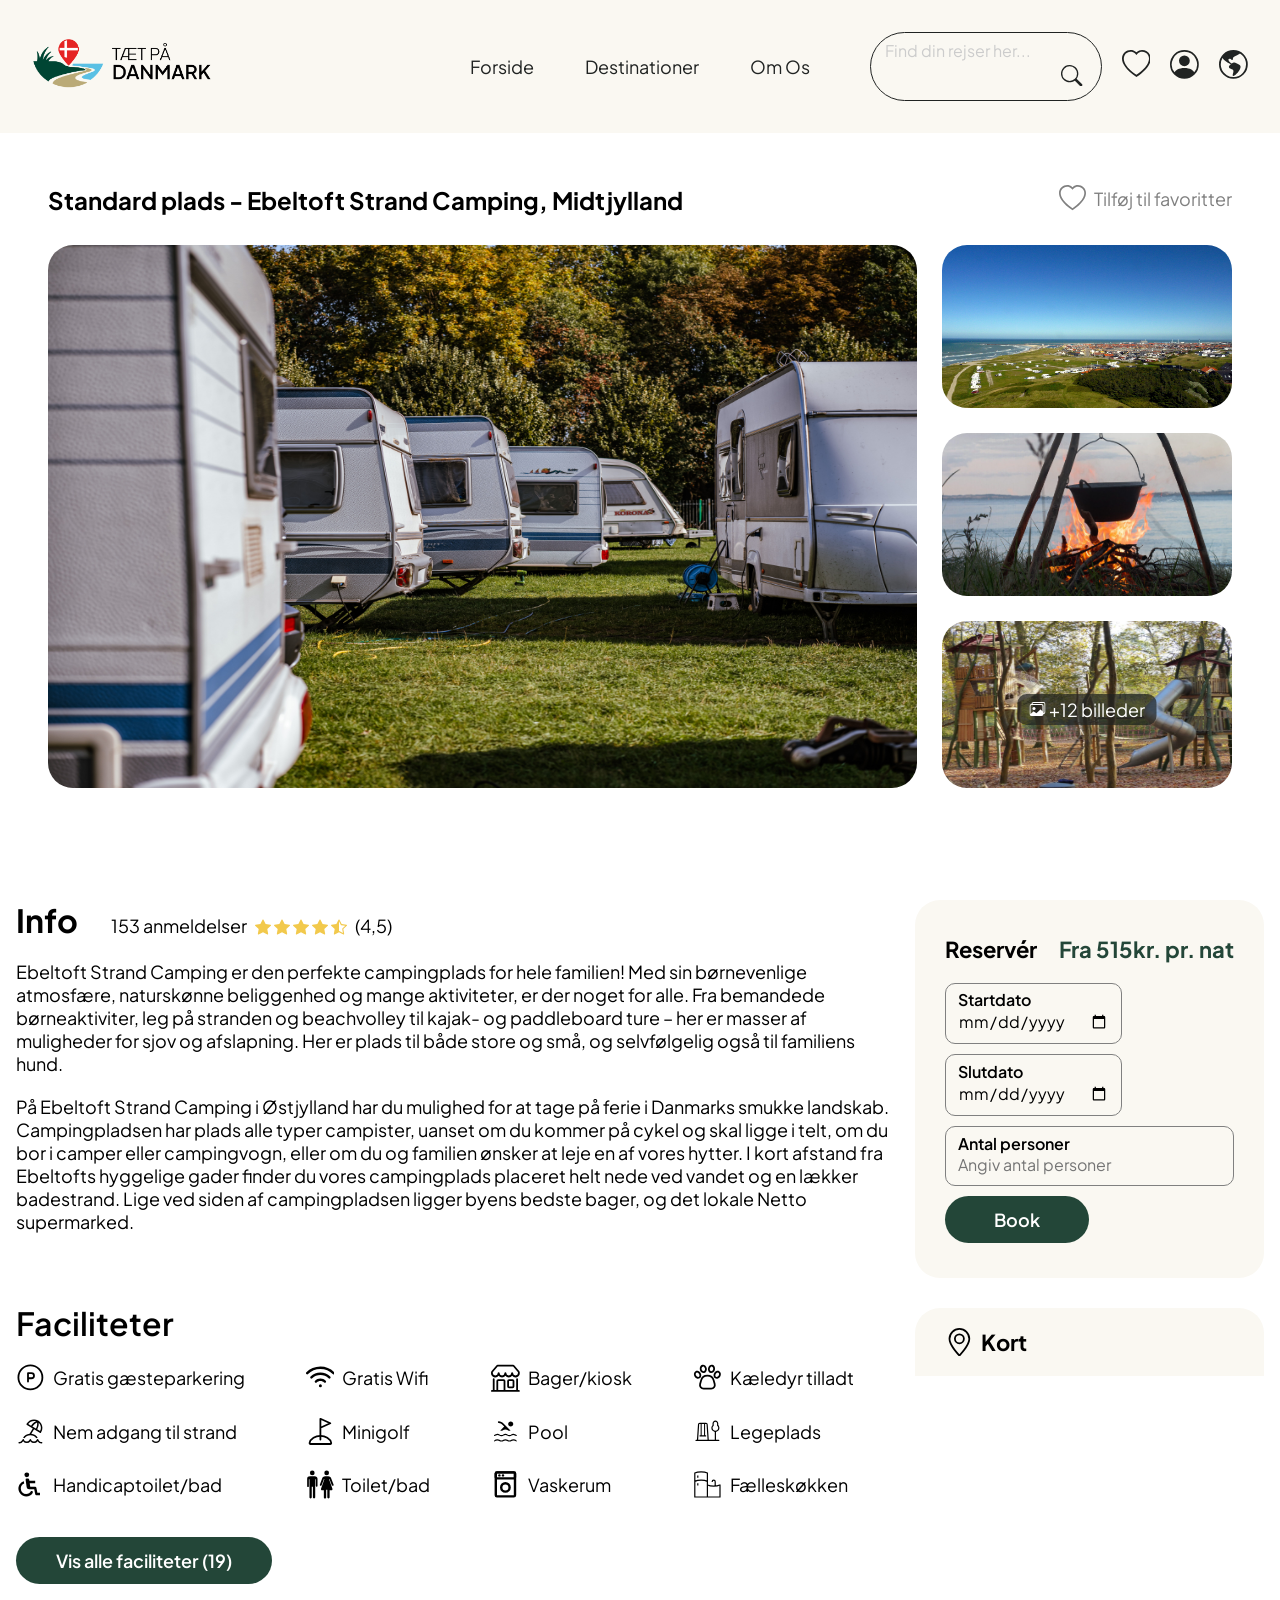
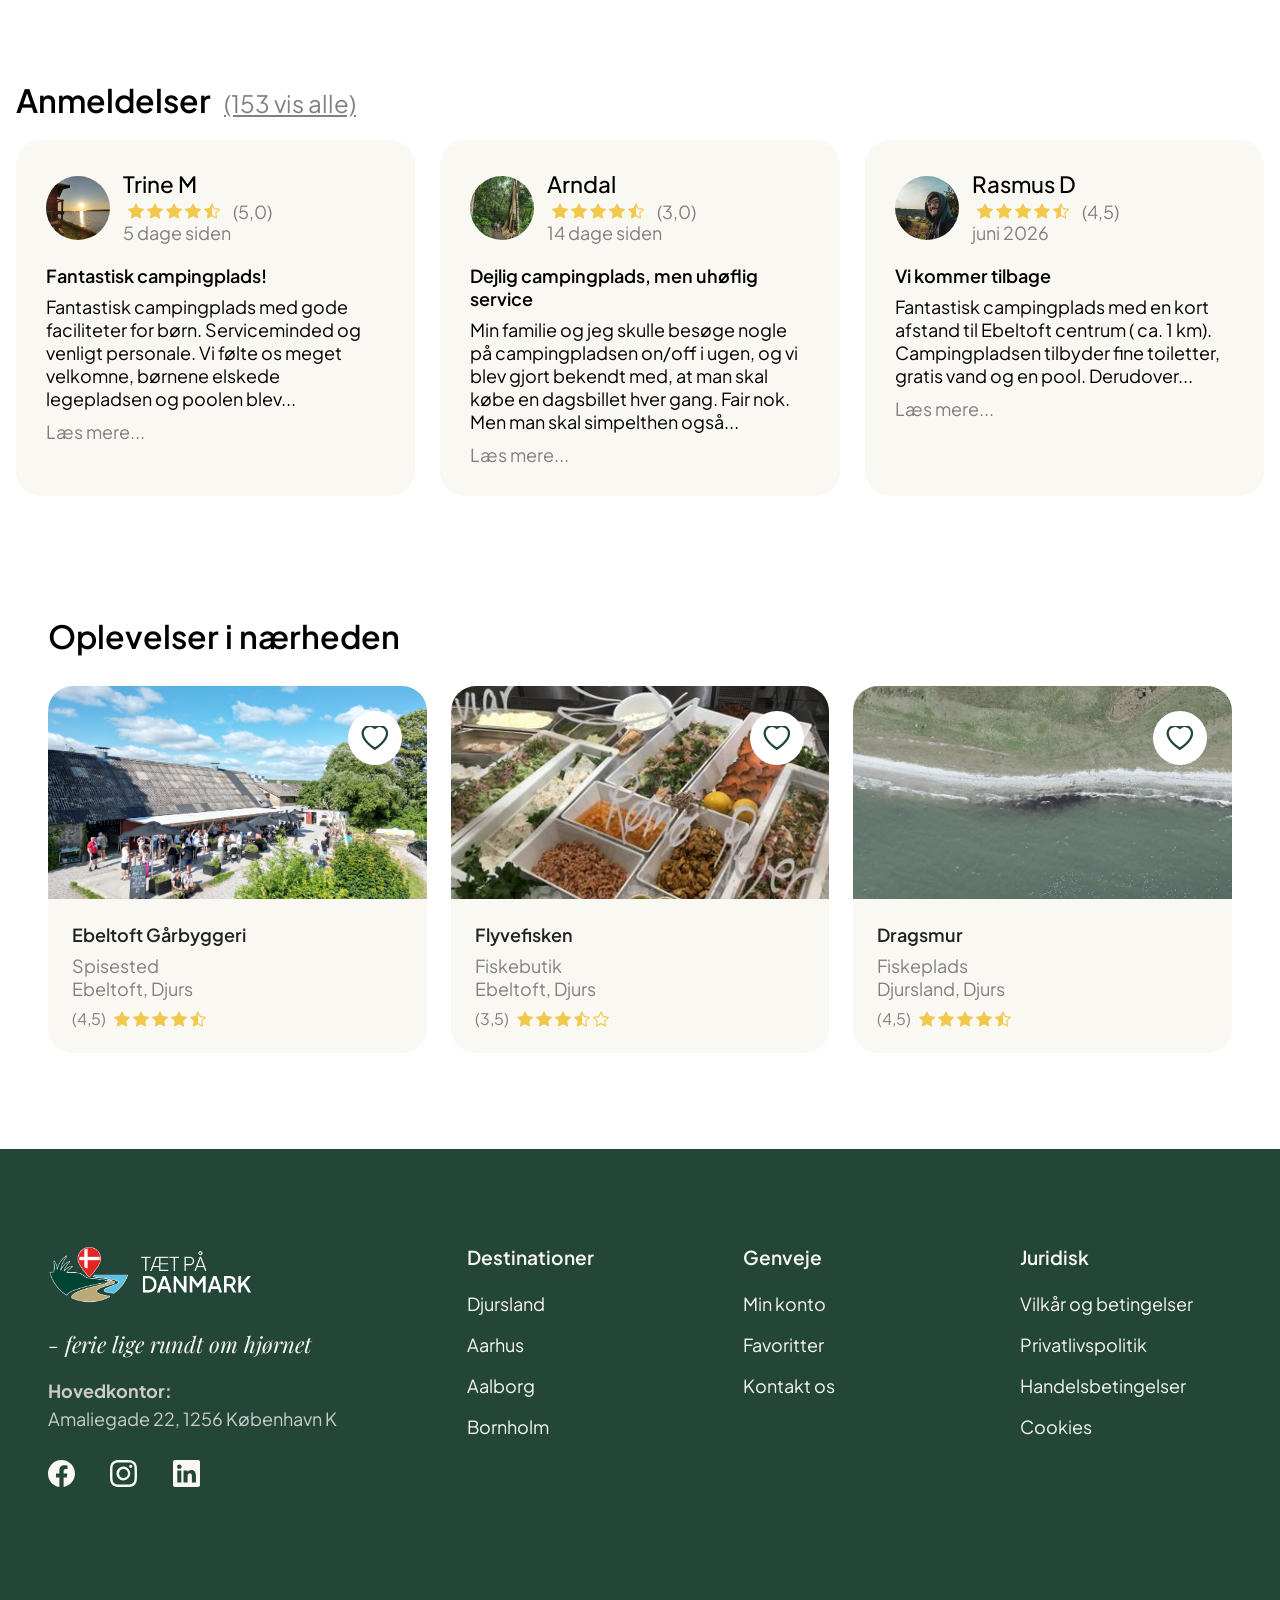
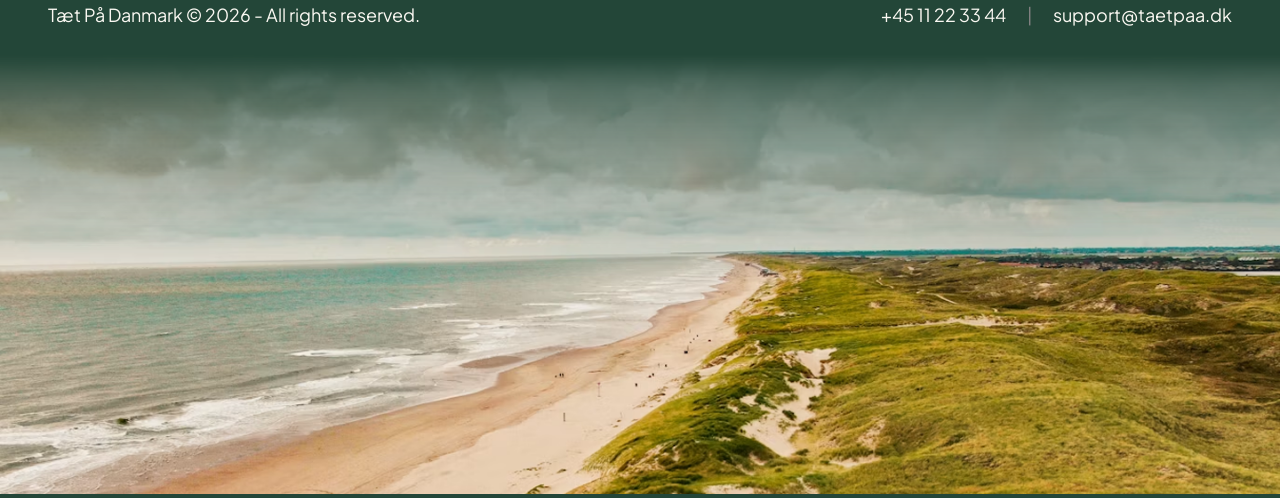
<file: destinationer/ebeltoft-strand-camping.html>
<!DOCTYPE html>
<html lang='da'>

<head>
    <meta charset='utf-8'>
    <meta name='viewport' content='width=device-width, initial-scale=1'>
    <title>Ebeltoft strand camping</title>
    <link rel='stylesheet' href='/css/style.css'>
    <link rel="icon" href="/img/favikon.png" type="image/png">
</head>

<body>
    <header class="sekundaer">
        <div class="logo">
            <a href="/index.html">
                <img src="/img/logo-sort.png" alt="Tæt På Danmark">
            </a>
        </div>

        <nav>
            <ul>
                <li><a href="/index.html">Forside</a></li>
                <li>
                    <a href="/destinationer/index.html">Destinationer</a>
                </li>
                <li><a href="/om-os.html">Om Os</a></li>
            </ul>
        </nav>
        <div class="header-ikoner">
            <fieldset>
                <input type="text" name="soeg" placeholder="Find din rejser her...">
                <button>
                    <svg xmlns="http://www.w3.org/2000/svg" width="16" height="16" fill="currentColor"
                        class="bi bi-search" viewBox="0 0 16 16">
                        <path
                            d="M11.742 10.344a6.5 6.5 0 1 0-1.397 1.398h-.001q.044.06.098.115l3.85 3.85a1 1 0 0 0 1.415-1.414l-3.85-3.85a1 1 0 0 0-.115-.1zM12 6.5a5.5 5.5 0 1 1-11 0 5.5 5.5 0 0 1 11 0" />
                    </svg>
                </button>
            </fieldset>

            <a href="#" class="favoritter">
                <svg xmlns="http://www.w3.org/2000/svg" width="16" height="16" fill="currentColor" class="bi bi-heart"
                    viewBox="0 0 16 16">
                    <path
                        d="m8 2.748-.717-.737C5.6.281 2.514.878 1.4 3.053c-.523 1.023-.641 2.5.314 4.385.92 1.815 2.834 3.989 6.286 6.357 3.452-2.368 5.365-4.542 6.286-6.357.955-1.886.838-3.362.314-4.385C13.486.878 10.4.28 8.717 2.01zM8 15C-7.333 4.868 3.279-3.04 7.824 1.143q.09.083.176.171a3 3 0 0 1 .176-.17C12.72-3.042 23.333 4.867 8 15" />
                </svg>
            </a>
            <a href="#" class="profil">
                <svg xmlns="http://www.w3.org/2000/svg" width="16" height="16" fill="currentColor"
                    class="bi bi-person-circle" viewBox="0 0 16 16">
                    <path d="M11 6a3 3 0 1 1-6 0 3 3 0 0 1 6 0" />
                    <path fill-rule="evenodd"
                        d="M0 8a8 8 0 1 1 16 0A8 8 0 0 1 0 8m8-7a7 7 0 0 0-5.468 11.37C3.242 11.226 4.805 10 8 10s4.757 1.225 5.468 2.37A7 7 0 0 0 8 1" />
                </svg>
            </a>
            <a href="#" class="sprog">
                <svg xmlns="http://www.w3.org/2000/svg" width="16" height="16" fill="currentColor"
                    class="bi bi-globe-americas" viewBox="0 0 16 16">
                    <path
                        d="M8 0a8 8 0 1 0 0 16A8 8 0 0 0 8 0M2.04 4.326c.325 1.329 2.532 2.54 3.717 3.19.48.263.793.434.743.484q-.121.12-.242.234c-.416.396-.787.749-.758 1.266.035.634.618.824 1.214 1.017.577.188 1.168.38 1.286.983.082.417-.075.988-.22 1.52-.215.782-.406 1.48.22 1.48 1.5-.5 3.798-3.186 4-5 .138-1.243-2-2-3.5-2.5-.478-.16-.755.081-.99.284-.172.15-.322.279-.51.216-.445-.148-2.5-2-1.5-2.5.78-.39.952-.171 1.227.182.078.099.163.208.273.318.609.304.662-.132.723-.633.039-.322.081-.671.277-.867.434-.434 1.265-.791 2.028-1.12.712-.306 1.365-.587 1.579-.88A7 7 0 1 1 2.04 4.327Z" />
                </svg>
            </a>

        </div>
    </header>
    <main>
        <section class="destination-top">
            <div class="container">
                <div class="titel">
                    <h1>Standard plads - Ebeltoft Strand Camping, Midtjylland</h1>
                    <div class="favoritter">
                        <a href="#">
                            <svg xmlns="http://www.w3.org/2000/svg" width="16" height="16" fill="currentColor"
                                class="bi bi-heart" viewBox="0 0 16 16">
                                <path
                                    d="m8 2.748-.717-.737C5.6.281 2.514.878 1.4 3.053c-.523 1.023-.641 2.5.314 4.385.92 1.815 2.834 3.989 6.286 6.357 3.452-2.368 5.365-4.542 6.286-6.357.955-1.886.838-3.362.314-4.385C13.486.878 10.4.28 8.717 2.01zM8 15C-7.333 4.868 3.279-3.04 7.824 1.143q.09.083.176.171a3 3 0 0 1 .176-.17C12.72-3.042 23.333 4.867 8 15" />
                            </svg>
                            Tilføj til favoritter</a>
                    </div>
                </div>

                <div class="billeder-columns">
                    <div class="column">
                        <img src="/img/destination/ebeltoft-camping.jpg" alt="Campingvogne">
                    </div>

                    <div class="column">
                        <img src="/img/destination/ebeltoft-camping-2.jpg" alt="Dronebillede">
                        <img src="/img/destination/ebeltoft-camping-3.jpg" alt="Bålplads">
                        <div class="flere-billeder">
                            <img src="/img/destination/ebeltoft-camping-4.jpg" alt="Legeplads">
                            <a href="#" class="knap">
                                <svg xmlns="http://www.w3.org/2000/svg" width="16" height="16" fill="currentColor"
                                    class="bi bi-images" viewBox="0 0 16 16">
                                    <path d="M4.502 9a1.5 1.5 0 1 0 0-3 1.5 1.5 0 0 0 0 3" />
                                    <path
                                        d="M14.002 13a2 2 0 0 1-2 2h-10a2 2 0 0 1-2-2V5A2 2 0 0 1 2 3a2 2 0 0 1 2-2h10a2 2 0 0 1 2 2v8a2 2 0 0 1-1.998 2M14 2H4a1 1 0 0 0-1 1h9.002a2 2 0 0 1 2 2v7A1 1 0 0 0 15 11V3a1 1 0 0 0-1-1M2.002 4a1 1 0 0 0-1 1v8l2.646-2.354a.5.5 0 0 1 .63-.062l2.66 1.773 3.71-3.71a.5.5 0 0 1 .577-.094l1.777 1.947V5a1 1 0 0 0-1-1z" />
                                </svg>
                                +12 billeder
                            </a>
                        </div>
                    </div>

                </div>
            </div>
        </section>
        <section class="destination-info">
            <div class="container">
                <div class="info-columns">
                    <div class="column">
                        <div class="info-titel">
                            <h2>Info</h2>
                            <p>153 anmeldelser</p>
                            <div class="stjerner">
                                <svg xmlns="http://www.w3.org/2000/svg" width="16" height="16" fill="currentColor"
                                    class="bi bi-star-fill fuld-farve" viewBox="0 0 16 16">
                                    <path
                                        d="M3.612 15.443c-.386.198-.824-.149-.746-.592l.83-4.73L.173 6.765c-.329-.314-.158-.888.283-.95l4.898-.696L7.538.792c.197-.39.73-.39.927 0l2.184 4.327 4.898.696c.441.062.612.636.282.95l-3.522 3.356.83 4.73c.078.443-.36.79-.746.592L8 13.187l-4.389 2.256z" />
                                </svg>
                                <svg xmlns="http://www.w3.org/2000/svg" width="16" height="16" fill="currentColor"
                                    class="bi bi-star-fill fuld-farve" viewBox="0 0 16 16">
                                    <path
                                        d="M3.612 15.443c-.386.198-.824-.149-.746-.592l.83-4.73L.173 6.765c-.329-.314-.158-.888.283-.95l4.898-.696L7.538.792c.197-.39.73-.39.927 0l2.184 4.327 4.898.696c.441.062.612.636.282.95l-3.522 3.356.83 4.73c.078.443-.36.79-.746.592L8 13.187l-4.389 2.256z" />
                                </svg>
                                <svg xmlns="http://www.w3.org/2000/svg" width="16" height="16" fill="currentColor"
                                    class="bi bi-star-fill fuld-farve" viewBox="0 0 16 16">
                                    <path
                                        d="M3.612 15.443c-.386.198-.824-.149-.746-.592l.83-4.73L.173 6.765c-.329-.314-.158-.888.283-.95l4.898-.696L7.538.792c.197-.39.73-.39.927 0l2.184 4.327 4.898.696c.441.062.612.636.282.95l-3.522 3.356.83 4.73c.078.443-.36.79-.746.592L8 13.187l-4.389 2.256z" />
                                </svg>
                                <svg xmlns="http://www.w3.org/2000/svg" width="16" height="16" fill="currentColor"
                                    class="bi bi-star-fill fuld-farve" viewBox="0 0 16 16">
                                    <path
                                        d="M3.612 15.443c-.386.198-.824-.149-.746-.592l.83-4.73L.173 6.765c-.329-.314-.158-.888.283-.95l4.898-.696L7.538.792c.197-.39.73-.39.927 0l2.184 4.327 4.898.696c.441.062.612.636.282.95l-3.522 3.356.83 4.73c.078.443-.36.79-.746.592L8 13.187l-4.389 2.256z" />
                                </svg>
                                <svg xmlns="http://www.w3.org/2000/svg" width="16" height="16" fill="currentColor"
                                    class="bi bi-star-half fuld-farve" viewBox="0 0 16 16">
                                    <path
                                        d="M5.354 5.119 7.538.792A.52.52 0 0 1 8 .5c.183 0 .366.097.465.292l2.184 4.327 4.898.696A.54.54 0 0 1 16 6.32a.55.55 0 0 1-.17.445l-3.523 3.356.83 4.73c.078.443-.36.79-.746.592L8 13.187l-4.389 2.256a.5.5 0 0 1-.146.05c-.342.06-.668-.254-.6-.642l.83-4.73L.173 6.765a.55.55 0 0 1-.172-.403.6.6 0 0 1 .085-.302.51.51 0 0 1 .37-.245zM8 12.027a.5.5 0 0 1 .232.056l3.686 1.894-.694-3.957a.56.56 0 0 1 .162-.505l2.907-2.77-4.052-.576a.53.53 0 0 1-.393-.288L8.001 2.223 8 2.226z" />
                                </svg>
                            </div>
                            <p>(4,5)</p>
                        </div>
                        <p class="lang-tekst">Ebeltoft Strand Camping er den perfekte campingplads for hele familien!
                            Med sin børnevenlige
                            atmosfære, naturskønne beliggenhed og mange aktiviteter, er der noget for alle. Fra
                            bemandede
                            børneaktiviter, leg på stranden og beachvolley til kajak- og paddleboard ture – her er
                            masser af
                            muligheder for sjov og afslapning. Her er plads til både store og små, og selvfølgelig også
                            til
                            familiens hund.</p>
                        <p class="lang-tekst">På Ebeltoft Strand Camping i Østjylland har du mulighed for at tage på
                            ferie i Danmarks smukke landskab. Campingpladsen har plads alle typer campister, uanset om
                            du kommer på cykel og skal ligge i telt, om du bor i camper eller campingvogn, eller om du
                            og familien ønsker at leje en af
                            vores
                            hytter. I kort afstand fra Ebeltofts hyggelige gader finder du vores campingplads placeret
                            helt
                            nede
                            ved vandet og en lækker badestrand. Lige ved siden af campingpladsen ligger byens bedste
                            bager,
                            og
                            det lokale Netto supermarked.</p>
                        <h2>Faciliteter</h2>
                        <div class="ikoner-columns">
                            <div class="column">
                                <svg xmlns="http://www.w3.org/2000/svg" width="1em" height="1em" viewBox="0 0 24 24">
                                    <title>parking</title>
                                    <g fill="none" stroke="currentColor" stroke-width="1.5">
                                        <path stroke-linecap="round" stroke-linejoin="round"
                                            d="M10 15.5v-2.8m0 0h2.857c.714 0 2.143 0 2.143-2.1s-1.429-2.1-2.143-2.1H10z" />
                                        <circle cx="12" cy="12" r="10" />
                                    </g>
                                </svg>
                                <p>Gratis gæsteparkering</p>
                            </div>
                            <div class="column">
                                <svg xmlns="http://www.w3.org/2000/svg" width="1em" height="1em" viewBox="0 0 24 24">
                                    <title>wifi-filled</title>
                                    <g fill="currentColor">
                                        <path
                                            d="M1.714 9.2C4.314 6.546 7.95 5 12 5s7.685 1.546 10.286 4.2a1 1 0 1 0 1.428-1.4C20.724 4.75 16.57 3 12 3S3.275 4.75.286 7.8a1 1 0 0 0 1.428 1.4" />
                                        <path
                                            d="M5.187 12.725a9.876 9.876 0 0 1 13.626.001a1 1 0 1 0 1.374-1.452a11.876 11.876 0 0 0-16.374-.002a1 1 0 0 0 1.374 1.453" />
                                        <path
                                            d="M8.933 16.23C9.756 15.46 10.776 15 12 15c1.223 0 2.244.46 3.066 1.23a1 1 0 0 0 1.367-1.46C15.276 13.685 13.776 13 12 13s-3.275.685-4.433 1.77a1 1 0 0 0 1.366 1.46M12 17.75a1.25 1.25 0 1 0 0 2.5a1.25 1.25 0 0 0 0-2.5" />
                                    </g>
                                </svg>
                                <p>Gratis Wifi</p>
                            </div>
                            <div class="column">
                                <svg xmlns="http://www.w3.org/2000/svg" width="16" height="16" fill="currentColor"
                                    class="bi bi-shop" viewBox="0 0 16 16">
                                    <path
                                        d="M2.97 1.35A1 1 0 0 1 3.73 1h8.54a1 1 0 0 1 .76.35l2.609 3.044A1.5 1.5 0 0 1 16 5.37v.255a2.375 2.375 0 0 1-4.25 1.458A2.37 2.37 0 0 1 9.875 8 2.37 2.37 0 0 1 8 7.083 2.37 2.37 0 0 1 6.125 8a2.37 2.37 0 0 1-1.875-.917A2.375 2.375 0 0 1 0 5.625V5.37a1.5 1.5 0 0 1 .361-.976zm1.78 4.275a1.375 1.375 0 0 0 2.75 0 .5.5 0 0 1 1 0 1.375 1.375 0 0 0 2.75 0 .5.5 0 0 1 1 0 1.375 1.375 0 1 0 2.75 0V5.37a.5.5 0 0 0-.12-.325L12.27 2H3.73L1.12 5.045A.5.5 0 0 0 1 5.37v.255a1.375 1.375 0 0 0 2.75 0 .5.5 0 0 1 1 0M1.5 8.5A.5.5 0 0 1 2 9v6h1v-5a1 1 0 0 1 1-1h3a1 1 0 0 1 1 1v5h6V9a.5.5 0 0 1 1 0v6h.5a.5.5 0 0 1 0 1H.5a.5.5 0 0 1 0-1H1V9a.5.5 0 0 1 .5-.5M4 15h3v-5H4zm5-5a1 1 0 0 1 1-1h2a1 1 0 0 1 1 1v3a1 1 0 0 1-1 1h-2a1 1 0 0 1-1-1zm3 0h-2v3h2z" />
                                </svg>
                                <p>Bager/kiosk</p>
                            </div>
                            <div class="column">
                                <svg xmlns="http://www.w3.org/2000/svg" width="1em" height="1em" viewBox="0 0 512 512">
                                    <title>animal</title>
                                    <path fill="currentColor"
                                        d="M382.825 304.576a131.562 131.562 0 0 0-253.65 0l-18.248 66.15A80 80 0 0 0 188.046 472h135.908a80 80 0 0 0 77.119-101.274Zm-20.682 116.5A47.64 47.64 0 0 1 323.954 440H188.046a48 48 0 0 1-46.272-60.765l18.248-66.149a99.563 99.563 0 0 1 191.956 0l18.248 66.149a47.64 47.64 0 0 1-8.083 41.845ZM146.1 230.31c2.784-17.4-.908-36.027-10.4-52.463s-23.78-28.947-40.237-35.236c-17.624-6.731-35.6-5.659-50.634 3.017c-29.887 17.256-37.752 59.785-17.529 94.805c9.489 16.436 23.778 28.95 40.235 35.236a64 64 0 0 0 22.863 4.371a55.13 55.13 0 0 0 27.771-7.389c15.025-8.677 24.945-23.714 27.931-42.341m-31.6-5.058c-1.43 8.929-5.81 15.92-12.333 19.686S87.4 249 78.95 245.775c-9.613-3.671-18.115-11.251-23.941-21.342c-11.2-19.4-8.538-42.8 5.82-51.092a23.5 23.5 0 0 1 11.847-3.058a32 32 0 0 1 11.368 2.217c9.613 3.673 18.115 11.252 23.941 21.343s8.139 21.248 6.515 31.409m35.066-61.235c11.362 9.083 24.337 13.813 37.458 13.812a55 55 0 0 0 11.689-1.261c33.723-7.331 54.17-45.443 45.58-84.958c-4.03-18.546-13.828-34.817-27.588-45.818c-14.735-11.78-32.189-16.239-49.147-12.551c-33.722 7.33-54.169 45.442-45.58 84.957c4.031 18.547 13.829 34.818 27.588 45.819m24.788-99.506a22.3 22.3 0 0 1 4.732-.5c5.948 0 12.066 2.327 17.637 6.781c8.037 6.425 13.826 16.234 16.3 27.621c4.76 21.895-4.906 43.368-21.107 46.89c-7.361 1.6-15.305-.628-22.367-6.275c-8.037-6.426-13.826-16.235-16.3-27.621c-4.761-21.901 4.905-43.374 21.105-46.896m292.817 81.117c-15.028-8.676-33.013-9.748-50.634-3.017c-16.457 6.287-30.746 18.8-40.235 35.236s-13.182 35.067-10.4 52.463c2.982 18.627 12.9 33.664 27.931 42.341a55.1 55.1 0 0 0 27.771 7.389a64 64 0 0 0 22.863-4.371c16.457-6.286 30.746-18.8 40.235-35.236c20.221-35.02 12.356-77.549-17.531-94.805m-10.18 78.805c-5.826 10.091-14.328 17.671-23.941 21.342c-8.446 3.228-16.692 2.931-23.215-.837s-10.9-10.757-12.333-19.686c-1.626-10.161.686-21.314 6.513-31.4s14.328-17.67 23.941-21.343a32 32 0 0 1 11.368-2.221a23.5 23.5 0 0 1 11.847 3.058c14.358 8.285 17.023 31.682 5.82 51.087m-143.704-47.865a55 55 0 0 0 11.689 1.261c13.12 0 26.1-4.729 37.458-13.812c13.759-11 23.557-27.272 27.588-45.818c8.589-39.515-11.858-77.627-45.58-84.957c-16.957-3.686-34.412.77-49.147 12.551c-13.76 11-23.558 27.272-27.588 45.817c-8.59 39.515 11.857 77.627 45.58 84.958m-14.31-78.16c2.474-11.387 8.263-21.2 16.3-27.621c5.572-4.454 11.689-6.781 17.637-6.781a22.3 22.3 0 0 1 4.732.5c16.2 3.522 25.866 25 21.107 46.89c-2.476 11.387-8.265 21.2-16.3 27.622c-7.061 5.646-15 7.874-22.367 6.275c-16.203-3.517-25.869-24.993-21.109-46.885" />
                                </svg>
                                <p>Kæledyr tilladt</p>
                            </div>
                            <div class="column">
                                <svg xmlns="http://www.w3.org/2000/svg" width="1em" height="1em" viewBox="0 0 48 48">
                                    <title>beach-48-regular</title>
                                    <path fill="currentColor"
                                        d="m41.759 25.64l.364-.64C45.99 18.304 43.696 9.742 37 5.876S21.741 4.304 17.875 11l-.126.218a1.51 1.51 0 0 0 .523 2.052l9.722 5.874l-5.386 8.918c-4.71.415-8.735 2.915-10.9 6.452q.18-.017.364-.013a3.25 3.25 0 0 1 2.1.827C16.144 32.492 19.704 30.5 24 30.5s7.858 1.993 9.83 4.83a3.25 3.25 0 0 1 2.462-.817c-2.145-3.504-6.116-5.99-10.771-6.44l4.612-7.636l9.531 5.758a1.51 1.51 0 0 0 2.094-.554M37.676 9.435c3.91 3.498 5.019 9.335 2.408 14.094l-4.874-2.945l.017-.028c.12-.19.282-.461.468-.807c.372-.691.841-1.684 1.243-2.91c.64-1.949 1.118-4.517.738-7.404M33.42 7.018c-2.149.966-4.004 2.565-5.38 3.99a29 29 0 0 0-2.863 3.48l-.017.023l-4.745-2.867C23.27 7.33 28.617 5.517 33.42 7.018m-6.115 8.789a26.4 26.4 0 0 1 2.532-3.062c1.478-1.53 3.309-3.01 5.245-3.704c.511 2.717.09 5.163-.519 7.018a15.6 15.6 0 0 1-1.07 2.504a12 12 0 0 1-.423.727zm9.394 20.907a1.25 1.25 0 0 0-.676-.213h-.049a1.25 1.25 0 0 0-1.16.854l-.001.003C34.77 37.475 33.517 41 30 41c-3.52 0-4.765-3.5-4.814-3.646a1.25 1.25 0 0 0-2.372 0l-.001.003C22.77 37.475 21.517 41 18 41c-3.52 0-4.765-3.5-4.81-3.646a1.24 1.24 0 0 0-.444-.611a1.25 1.25 0 0 0-.715-.243h-.022a1.25 1.25 0 0 0-1.173.805c-.017.045-1.738 4.445-5.582 4.445a1.25 1.25 0 0 0 0 2.5A8.2 8.2 0 0 0 12 40.35a7.3 7.3 0 0 0 12 .006a7.3 7.3 0 0 0 12-.006a8.2 8.2 0 0 0 6.75 3.9a1.25 1.25 0 1 0 0-2.5c-2.48 0-4.088-1.863-4.914-3.177v-.002a8.5 8.5 0 0 1-.667-1.266a1.25 1.25 0 0 0-.47-.592" />
                                </svg>
                                <p>Nem adgang til strand</p>
                            </div>
                            <div class="column">
                                <svg xmlns="http://www.w3.org/2000/svg" width="1em" height="1em" viewBox="0 0 512 512">
                                    <title>golf-outline</title>
                                    <path fill="none" stroke="currentColor" stroke-linecap="round"
                                        stroke-linejoin="round" stroke-width="32" d="M256 400V32l176 80l-176 80" />
                                    <path fill="none" stroke="currentColor" stroke-miterlimit="10" stroke-width="32"
                                        d="M256 336c-87 0-175.3 43.2-191.64 124.74C62.39 470.57 68.57 480 80 480h352c11.44 0 17.62-9.43 15.65-19.26C431.3 379.2 343 336 256 336Z" />
                                </svg>
                                <p>Minigolf</p>
                            </div>
                            <div class="column">
                                <svg xmlns="http://www.w3.org/2000/svg" width="1em" height="1em" viewBox="0 0 24 24">
                                    <title>pool-rounded</title>
                                    <path fill="currentColor"
                                        d="M12 19.5q-.938 0-1.502.5t-1.81.5t-1.81-.5q-.563-.5-1.501-.5q-.783 0-1.254.318t-1.098.518q-.189.062-.357-.059t-.168-.335q0-.233.156-.4t.377-.254q.482-.205.948-.497q.465-.291 1.396-.291q1.17 0 1.733.5t1.579.5t1.578-.5T12 18.5t1.752.5t1.598.5t1.56-.5t1.713-.5q.93 0 1.396.291q.466.292.948.498q.222.084.377.252t.156.401q0 .214-.168.335q-.169.121-.357.06q-.627-.2-1.098-.519q-.471-.318-1.254-.318q-.938 0-1.482.5q-.545.5-1.791.5t-1.829-.5q-.582-.5-1.521-.5m0-4.5q-.95 0-1.499.5t-1.812.5t-1.819-.5t-1.493-.5q-.783 0-1.254.318q-.471.319-1.098.519q-.188.061-.357-.06t-.168-.335q0-.232.156-.4t.377-.253q.483-.206.948-.498Q4.446 14 5.377 14q1.17 0 1.736.5t1.576.5q1.015 0 1.578-.5T12 14t1.733.5t1.578.5t1.58-.5q.563-.5 1.732-.5q.93 0 1.396.291q.466.292.948.497q.222.085.377.253t.156.401q0 .214-.168.335q-.169.121-.357.06q-.627-.2-1.098-.519Q19.406 15 18.623 15q-.938 0-1.474.5t-1.799.5q-1.252 0-1.832-.5T12 15m-4.215-3.83l3.229-3.23l-1.539-1.538q-.683-.683-1.364-1.007t-1.648-.449q-.288-.042-.506-.254t-.219-.5q0-.294.212-.483q.211-.19.5-.159q1.254.125 2.152.514q.898.39 1.79 1.282l5.824 5.823q-.195.16-.402.245q-.208.086-.483.086q-.67 0-1.32-.5T12 10.5t-2.011.5t-1.32.5q-.275 0-.483-.085t-.401-.246m10.142-6.855q.62.622.62 1.494q0 .876-.62 1.496t-1.496.619t-1.497-.62q-.618-.618-.618-1.495q0-.872.618-1.494q.62-.622 1.497-.622t1.496.622" />
                                </svg>
                                <p>Pool</p>
                            </div>
                            <div class="column">
                                <svg xmlns="http://www.w3.org/2000/svg" width="1em" height="1em" viewBox="0 0 24 24">
                                    <title>playground-outline-rounded</title>
                                    <path fill="currentColor"
                                        d="M2.514 20q-.216 0-.355-.153q-.14-.153-.14-.357t.144-.347t.356-.143h.762l.856-12.779q.05-.569.47-.953q.422-.383.991-.383h5.24q.572 0 .982.383t.46.953L13.143 19h5.012v-6.573q-1.223-.312-2.035-1.121q-.811-.81-.811-2.171q0-.754.267-1.309t.746-1.028q-.029-.448-.04-.76q-.012-.313-.012-.654q0-.993.697-1.689Q17.663 3 18.658 3t1.698.696t.702 1.689q0 .223-.012.7q-.011.477-.04.675q.46.492.727 1.056T22 9.135q0 1.361-.812 2.17q-.811.81-2.034 1.122V19H21.5q.213 0 .356.144t.144.357t-.144.356T21.5 20zm1.792-1h7.83l-.874-13.115h-1.185v9.352h.539q.19.017.316.157t.126.337q0 .194-.144.347t-.356.153H5.866q-.213 0-.357-.153q-.143-.153-.143-.347q0-.197.125-.337q.126-.14.317-.158h.558V5.884H5.18zm2.925-3.77h1.98V5.885h-1.98zm11.423-3.769q.979 0 1.662-.673q.684-.674.684-1.653q0-.7-.287-1.114q-.286-.413-.655-.763V5.384q0-.588-.404-.986q-.403-.398-1-.398q-.589 0-.987.398t-.398.987v1.873q-.33.311-.646.706q-.315.394-.315 1.17q0 .98.683 1.654q.684.674 1.663.674m0-2.327" />
                                </svg>
                                <p>Legeplads</p>
                            </div>
                            <div class="column">
                                <svg xmlns="http://www.w3.org/2000/svg" width="1em" height="1em" viewBox="0 0 24 24">
                                    <title>handicap</title>
                                    <circle cx="9" cy="4" r="2" fill="currentColor" />
                                    <path fill="currentColor"
                                        d="M16.98 14.804A1 1 0 0 0 16 14h-4.133l-.429-3H16V9h-4.847l-.163-1.142A1 1 0 0 0 10 7H9a1.003 1.003 0 0 0-.99 1.142l.877 6.142A2.01 2.01 0 0 0 10.867 16h4.313l.839 4.196c.094.467.504.804.981.804h3v-2h-2.181z" />
                                    <path fill="currentColor"
                                        d="M12.51 17.5c-.739 1.476-2.25 2.5-4.01 2.5A4.505 4.505 0 0 1 4 15.5a4.5 4.5 0 0 1 2.817-4.167l-.289-2.025C3.905 10.145 2 12.604 2 15.5C2 19.084 4.916 22 8.5 22a6.5 6.5 0 0 0 5.545-3.126l-.274-1.374z" />
                                </svg>
                                <p>Handicaptoilet/bad</p>
                            </div>
                            <div class="column">
                                <svg xmlns="http://www.w3.org/2000/svg" width="1em" height="1em" viewBox="0 0 50 50">
                                    <title>toilet</title>
                                    <path fill="currentColor"
                                        d="M6 47.5c0 1.233.768 2 2 2c1.235 0 2-.767 2-2V29h2v18.5c0 1.231.767 2 2 2s2-.767 2-2V16h1v11.314c0 2.395 3.006 2.395 3 0V15.161C20 12.515 18.094 11 15 11H7c-2.82 0-5 1.219-5 4.087V28c0 2 3 2 3 0V16h1z" />
                                    <circle cx="10.875" cy="5.125" r="4.125" fill="currentColor" />
                                    <circle cx="35.875" cy="5.125" r="4.125" fill="currentColor" />
                                    <path fill="currentColor"
                                        d="m45.913 32.5l-5.909-16.237l-.034-.167c0-.237.199-.429.447-.429c.211 0 .388.141.435.329L44.869 26.5c.267.601 1.365 1 2.087 1c.965 0 1.065-1.895 1.044-2l-4.017-10.107C43.634 13.072 41.29 11 38.615 11H33.38c-2.675 0-5.192 2.072-5.542 4.393l-3.837 10.232c-.087.199 0 1.938 1.044 1.938c.811 0 1.89-.314 2.086-1.031l3.875-10.564a.455.455 0 0 1 .422-.292c.246 0 .445.188.445.424l-.027.151l-5.758 16.251c-.012.048 0 1.2 0 1.249c0 .346.836 1.25 1.198 1.25H31v12.595c0 1.04.916 1.905 2 1.905s2-.866 2-1.905V34.491c0-.283 2-.274 2 .009v13c0 1.04.917 2 2 2c1.086 0 2-.961 2-2V35h3.869c.362 0 1.044-.904 1.044-1.25c0-.08.029-1.181 0-1.25" />
                                </svg>
                                <p>Toilet/bad</p>
                            </div>
                            <div class="column">
                                <svg xmlns="http://www.w3.org/2000/svg" width="1em" height="1em" viewBox="0 0 48 48">
                                    <title>washing-machine-one</title>
                                    <g fill="none">
                                        <rect width="32" height="40" x="8" y="4" stroke="currentColor" stroke-width="4"
                                            rx="2" />
                                        <path stroke="currentColor" stroke-width="4"
                                            d="M8 12a2 2 0 0 0 2 2h28a2 2 0 0 0 2-2V6a2 2 0 0 0-2-2H10a2 2 0 0 0-2 2z" />
                                        <circle cx="14" cy="9" r="2" fill="currentColor" />
                                        <circle cx="20" cy="9" r="2" fill="currentColor" />
                                        <circle cx="24" cy="29" r="7" stroke="currentColor" stroke-width="4" />
                                    </g>
                                </svg>
                                <p>Vaskerum</p>
                            </div>
                            <div class="column">
                                <svg xmlns="http://www.w3.org/2000/svg" width="1em" height="1em" viewBox="0 0 24 24">
                                    <title>kitchen</title>
                                    <path fill="none" stroke="currentColor"
                                        d="M12 22.5H1.5v-20s2-1 5.25-1s5.25 1 5.25 1zm0 0v-10h.25s1.75 1 5 1s5-1 5-1h.25v10zM1.5 9.5s2-1 5.25-1s5.25 1 5.25 1m-8-5v2M4 11v2m14.5.449V9.75a1.25 1.25 0 1 0-2.5 0V10" />
                                </svg>
                                <p>Fælleskøkken</p>
                            </div>
                        </div>
                        <a class="facilitet-knap" href="#">Vis alle faciliteter (19)</a>
                    </div>
                    <div class="column">
                        <div class="reserver">
                            <div class="titel">
                                <h3>Reservér</h3>
                                <h3 class="pris">Fra 515kr. pr. nat</h3>
                            </div>
                            <form action="">
                                <fieldset class="dato-felt">
                                    <label for="startdato">Startdato</label>
                                    <input type="date" name="startdato">
                                </fieldset>
                                <fieldset class="dato-felt">
                                    <label for="slutdato">Slutdato</label>
                                    <input type="date" name="slutdato">
                                </fieldset>
                                <fieldset>
                                    <label for="antal-personer">Antal personer</label>
                                    <input type="number" name="antal-personer" min="1" max="99"
                                        placeholder="Angiv antal personer">
                                </fieldset>
                                <button>Book</button>
                            </form>
                        </div>
                        <div class="kort">
                            <div class="top">

                                <svg xmlns="http://www.w3.org/2000/svg" width="16" height="16" fill="currentColor"
                                    class="bi bi-geo-alt" viewBox="0 0 16 16">
                                    <path
                                        d="M12.166 8.94c-.524 1.062-1.234 2.12-1.96 3.07A32 32 0 0 1 8 14.58a32 32 0 0 1-2.206-2.57c-.726-.95-1.436-2.008-1.96-3.07C3.304 7.867 3 6.862 3 6a5 5 0 0 1 10 0c0 .862-.305 1.867-.834 2.94M8 16s6-5.686 6-10A6 6 0 0 0 2 6c0 4.314 6 10 6 10" />
                                    <path d="M8 8a2 2 0 1 1 0-4 2 2 0 0 1 0 4m0 1a3 3 0 1 0 0-6 3 3 0 0 0 0 6" />
                                </svg>
                                <h3>Kort</h3>

                            </div>
                            <div class="bottom">
                                <iframe
                                    src="https://www.google.com/maps/embed?pb=!1m18!1m12!1m3!1d75028.70080488987!2d10.630846945390584!3d56.20054421993877!2m3!1f0!2f0!3f0!3m2!1i1024!2i768!4f13.1!3m3!1m2!1s0x464c336b006faa61%3A0x31453d806d337d2a!2sEbeltoft%20Strand%20Camping!5e0!3m2!1sda!2sdk!4v1790592527381!5m2!1sda!2sdk"
                                    style="border:0;" allowfullscreen="" loading="lazy"
                                    referrerpolicy="strict-origin-when-cross-origin"></iframe>
                            </div>
                        </div>
                    </div>
                </div>
            </div>

        </section>

        <section class="destination-anmeldelser">
            <div class="container">
                <div class="titel">
                    <h2>Anmeldelser</h2>
                    <a class="vis-alle-anmeldelser" href="#">(153 vis alle)</a>
                </div>
                <div class="anmeldelser-columns">
                    <div class="column">
                        <div class="top">
                            <img src="/img/destination/anmeldelse-2.jpg" alt="">
                            <div class="info">
                                <p class="navn">Trine M</p>
                                <div class="stjerner">
                                    <svg xmlns="http://www.w3.org/2000/svg" width="16" height="16" fill="currentColor"
                                        class="bi bi-star-fill fuld-farve" viewBox="0 0 16 16">
                                        <path
                                            d="M3.612 15.443c-.386.198-.824-.149-.746-.592l.83-4.73L.173 6.765c-.329-.314-.158-.888.283-.95l4.898-.696L7.538.792c.197-.39.73-.39.927 0l2.184 4.327 4.898.696c.441.062.612.636.282.95l-3.522 3.356.83 4.73c.078.443-.36.79-.746.592L8 13.187l-4.389 2.256z" />
                                    </svg>
                                    <svg xmlns="http://www.w3.org/2000/svg" width="16" height="16" fill="currentColor"
                                        class="bi bi-star-fill fuld-farve" viewBox="0 0 16 16">
                                        <path
                                            d="M3.612 15.443c-.386.198-.824-.149-.746-.592l.83-4.73L.173 6.765c-.329-.314-.158-.888.283-.95l4.898-.696L7.538.792c.197-.39.73-.39.927 0l2.184 4.327 4.898.696c.441.062.612.636.282.95l-3.522 3.356.83 4.73c.078.443-.36.79-.746.592L8 13.187l-4.389 2.256z" />
                                    </svg>
                                    <svg xmlns="http://www.w3.org/2000/svg" width="16" height="16" fill="currentColor"
                                        class="bi bi-star-fill fuld-farve" viewBox="0 0 16 16">
                                        <path
                                            d="M3.612 15.443c-.386.198-.824-.149-.746-.592l.83-4.73L.173 6.765c-.329-.314-.158-.888.283-.95l4.898-.696L7.538.792c.197-.39.73-.39.927 0l2.184 4.327 4.898.696c.441.062.612.636.282.95l-3.522 3.356.83 4.73c.078.443-.36.79-.746.592L8 13.187l-4.389 2.256z" />
                                    </svg>
                                    <svg xmlns="http://www.w3.org/2000/svg" width="16" height="16" fill="currentColor"
                                        class="bi bi-star-fill fuld-farve" viewBox="0 0 16 16">
                                        <path
                                            d="M3.612 15.443c-.386.198-.824-.149-.746-.592l.83-4.73L.173 6.765c-.329-.314-.158-.888.283-.95l4.898-.696L7.538.792c.197-.39.73-.39.927 0l2.184 4.327 4.898.696c.441.062.612.636.282.95l-3.522 3.356.83 4.73c.078.443-.36.79-.746.592L8 13.187l-4.389 2.256z" />
                                    </svg>
                                    <svg xmlns="http://www.w3.org/2000/svg" width="16" height="16" fill="currentColor"
                                        class="bi bi-star-half fuld-farve" viewBox="0 0 16 16">
                                        <path
                                            d="M5.354 5.119 7.538.792A.52.52 0 0 1 8 .5c.183 0 .366.097.465.292l2.184 4.327 4.898.696A.54.54 0 0 1 16 6.32a.55.55 0 0 1-.17.445l-3.523 3.356.83 4.73c.078.443-.36.79-.746.592L8 13.187l-4.389 2.256a.5.5 0 0 1-.146.05c-.342.06-.668-.254-.6-.642l.83-4.73L.173 6.765a.55.55 0 0 1-.172-.403.6.6 0 0 1 .085-.302.51.51 0 0 1 .37-.245zM8 12.027a.5.5 0 0 1 .232.056l3.686 1.894-.694-3.957a.56.56 0 0 1 .162-.505l2.907-2.77-4.052-.576a.53.53 0 0 1-.393-.288L8.001 2.223 8 2.226z" />
                                    </svg>
                                    <p>(5,0)</p>
                                </div>
                                <p class="dage">5 dage siden</p>
                            </div>
                        </div>
                        <p class="overskrift">Fantastisk campingplads!</p>
                        <p class="beskrivelse">Fantastisk campingplads med gode faciliteter for børn. Serviceminded og
                            venligt personale. Vi følte os meget velkomne, børnene elskede legepladsen og poolen blev...
                        </p>
                        <a class="laes-mere" href="#">Læs mere...</a>
                    </div>
                    <div class="column">
                        <div class="top">
                            <img src="/img/destination/anmeldelse-1.jpg" alt="">
                            <div class="info">
                                <p class="navn">Arndal</p>
                                <div class="stjerner">
                                    <svg xmlns="http://www.w3.org/2000/svg" width="16" height="16" fill="currentColor"
                                        class="bi bi-star-fill fuld-farve" viewBox="0 0 16 16">
                                        <path
                                            d="M3.612 15.443c-.386.198-.824-.149-.746-.592l.83-4.73L.173 6.765c-.329-.314-.158-.888.283-.95l4.898-.696L7.538.792c.197-.39.73-.39.927 0l2.184 4.327 4.898.696c.441.062.612.636.282.95l-3.522 3.356.83 4.73c.078.443-.36.79-.746.592L8 13.187l-4.389 2.256z" />
                                    </svg>
                                    <svg xmlns="http://www.w3.org/2000/svg" width="16" height="16" fill="currentColor"
                                        class="bi bi-star-fill fuld-farve" viewBox="0 0 16 16">
                                        <path
                                            d="M3.612 15.443c-.386.198-.824-.149-.746-.592l.83-4.73L.173 6.765c-.329-.314-.158-.888.283-.95l4.898-.696L7.538.792c.197-.39.73-.39.927 0l2.184 4.327 4.898.696c.441.062.612.636.282.95l-3.522 3.356.83 4.73c.078.443-.36.79-.746.592L8 13.187l-4.389 2.256z" />
                                    </svg>
                                    <svg xmlns="http://www.w3.org/2000/svg" width="16" height="16" fill="currentColor"
                                        class="bi bi-star-fill fuld-farve" viewBox="0 0 16 16">
                                        <path
                                            d="M3.612 15.443c-.386.198-.824-.149-.746-.592l.83-4.73L.173 6.765c-.329-.314-.158-.888.283-.95l4.898-.696L7.538.792c.197-.39.73-.39.927 0l2.184 4.327 4.898.696c.441.062.612.636.282.95l-3.522 3.356.83 4.73c.078.443-.36.79-.746.592L8 13.187l-4.389 2.256z" />
                                    </svg>
                                    <svg xmlns="http://www.w3.org/2000/svg" width="16" height="16" fill="currentColor"
                                        class="bi bi-star-fill fuld-farve" viewBox="0 0 16 16">
                                        <path
                                            d="M3.612 15.443c-.386.198-.824-.149-.746-.592l.83-4.73L.173 6.765c-.329-.314-.158-.888.283-.95l4.898-.696L7.538.792c.197-.39.73-.39.927 0l2.184 4.327 4.898.696c.441.062.612.636.282.95l-3.522 3.356.83 4.73c.078.443-.36.79-.746.592L8 13.187l-4.389 2.256z" />
                                    </svg>
                                    <svg xmlns="http://www.w3.org/2000/svg" width="16" height="16" fill="currentColor"
                                        class="bi bi-star-half fuld-farve" viewBox="0 0 16 16">
                                        <path
                                            d="M5.354 5.119 7.538.792A.52.52 0 0 1 8 .5c.183 0 .366.097.465.292l2.184 4.327 4.898.696A.54.54 0 0 1 16 6.32a.55.55 0 0 1-.17.445l-3.523 3.356.83 4.73c.078.443-.36.79-.746.592L8 13.187l-4.389 2.256a.5.5 0 0 1-.146.05c-.342.06-.668-.254-.6-.642l.83-4.73L.173 6.765a.55.55 0 0 1-.172-.403.6.6 0 0 1 .085-.302.51.51 0 0 1 .37-.245zM8 12.027a.5.5 0 0 1 .232.056l3.686 1.894-.694-3.957a.56.56 0 0 1 .162-.505l2.907-2.77-4.052-.576a.53.53 0 0 1-.393-.288L8.001 2.223 8 2.226z" />
                                    </svg>
                                    <p>(3,0)</p>
                                </div>
                                <p class="dage">14 dage siden</p>
                            </div>
                        </div>
                        <p class="overskrift">Dejlig campingplads, men uhøflig service</p>
                        <p class="beskrivelse">Min familie og jeg skulle besøge nogle på campingpladsen on/off i ugen,
                            og vi blev gjort bekendt med, at man skal købe en dagsbillet hver gang. Fair nok. Men man
                            skal simpelthen også...</p>
                        <a class="laes-mere" href="#">Læs mere...</a>
                    </div>
                    <div class="column">
                        <div class="top">
                            <img src="/img/destination/anmeldelse-3.jpg" alt="">
                            <div class="info">
                                <p class="navn">Rasmus D</p>
                                <div class="stjerner">
                                    <svg xmlns="http://www.w3.org/2000/svg" width="16" height="16" fill="currentColor"
                                        class="bi bi-star-fill fuld-farve" viewBox="0 0 16 16">
                                        <path
                                            d="M3.612 15.443c-.386.198-.824-.149-.746-.592l.83-4.73L.173 6.765c-.329-.314-.158-.888.283-.95l4.898-.696L7.538.792c.197-.39.73-.39.927 0l2.184 4.327 4.898.696c.441.062.612.636.282.95l-3.522 3.356.83 4.73c.078.443-.36.79-.746.592L8 13.187l-4.389 2.256z" />
                                    </svg>
                                    <svg xmlns="http://www.w3.org/2000/svg" width="16" height="16" fill="currentColor"
                                        class="bi bi-star-fill fuld-farve" viewBox="0 0 16 16">
                                        <path
                                            d="M3.612 15.443c-.386.198-.824-.149-.746-.592l.83-4.73L.173 6.765c-.329-.314-.158-.888.283-.95l4.898-.696L7.538.792c.197-.39.73-.39.927 0l2.184 4.327 4.898.696c.441.062.612.636.282.95l-3.522 3.356.83 4.73c.078.443-.36.79-.746.592L8 13.187l-4.389 2.256z" />
                                    </svg>
                                    <svg xmlns="http://www.w3.org/2000/svg" width="16" height="16" fill="currentColor"
                                        class="bi bi-star-fill fuld-farve" viewBox="0 0 16 16">
                                        <path
                                            d="M3.612 15.443c-.386.198-.824-.149-.746-.592l.83-4.73L.173 6.765c-.329-.314-.158-.888.283-.95l4.898-.696L7.538.792c.197-.39.73-.39.927 0l2.184 4.327 4.898.696c.441.062.612.636.282.95l-3.522 3.356.83 4.73c.078.443-.36.79-.746.592L8 13.187l-4.389 2.256z" />
                                    </svg>
                                    <svg xmlns="http://www.w3.org/2000/svg" width="16" height="16" fill="currentColor"
                                        class="bi bi-star-fill fuld-farve" viewBox="0 0 16 16">
                                        <path
                                            d="M3.612 15.443c-.386.198-.824-.149-.746-.592l.83-4.73L.173 6.765c-.329-.314-.158-.888.283-.95l4.898-.696L7.538.792c.197-.39.73-.39.927 0l2.184 4.327 4.898.696c.441.062.612.636.282.95l-3.522 3.356.83 4.73c.078.443-.36.79-.746.592L8 13.187l-4.389 2.256z" />
                                    </svg>
                                    <svg xmlns="http://www.w3.org/2000/svg" width="16" height="16" fill="currentColor"
                                        class="bi bi-star-half fuld-farve" viewBox="0 0 16 16">
                                        <path
                                            d="M5.354 5.119 7.538.792A.52.52 0 0 1 8 .5c.183 0 .366.097.465.292l2.184 4.327 4.898.696A.54.54 0 0 1 16 6.32a.55.55 0 0 1-.17.445l-3.523 3.356.83 4.73c.078.443-.36.79-.746.592L8 13.187l-4.389 2.256a.5.5 0 0 1-.146.05c-.342.06-.668-.254-.6-.642l.83-4.73L.173 6.765a.55.55 0 0 1-.172-.403.6.6 0 0 1 .085-.302.51.51 0 0 1 .37-.245zM8 12.027a.5.5 0 0 1 .232.056l3.686 1.894-.694-3.957a.56.56 0 0 1 .162-.505l2.907-2.77-4.052-.576a.53.53 0 0 1-.393-.288L8.001 2.223 8 2.226z" />
                                    </svg>
                                    <p>(4,5)</p>
                                </div>
                                <p class="dage">juni 2026</p>
                            </div>
                        </div>
                        <p class="overskrift">Vi kommer tilbage</p>
                        <p class="beskrivelse">Fantastisk campingplads med en kort afstand til Ebeltoft centrum ( ca. 1
                            km). Campingpladsen tilbyder fine toiletter, gratis vand og en pool. Derudover...</p>
                        <a class="laes-mere" href="#">Læs mere...</a>
                    </div>
                </div>
            </div>
        </section>

        <section class="destinationer oplevelser">
            <div class="container">
                <h2>Oplevelser i nærheden</h2>
                <div class="card-container">
                    <div class="card">
                        <div class="top">
                            <a href="#favorit" class="favorit">
                                <svg xmlns="http://www.w3.org/2000/svg" width="16" height="16" fill="currentColor"
                                    class="bi bi-heart-fill" viewBox="0 0 16 16">
                                    <path fill-rule="evenodd"
                                        d="M8 1.314C12.438-3.248 23.534 4.735 8 15-7.534 4.736 3.562-3.248 8 1.314" />
                                </svg>
                            </a>
                            <a href="/destinationer/ebeltoft-strand-camping.html">
                                <img src="/img/destination/ebeltoft-camping-oplevelser-1.jpg"
                                    alt="Ebeltoft Gårdbyggeri">
                            </a>
                        </div>
                        <div class="bottom">
                            <a href="/destinationer/ebeltoft-strand-camping.html">Ebeltoft Gårbyggeri</a>
                            <p>Spisested</p>
                            <p>Ebeltoft, Djurs</p>
                            <div class="anmeldelse-stjerner">
                                <p class="stjerner-tal">(4,5)</p>
                                <div class="stjerner">
                                    <svg xmlns="http://www.w3.org/2000/svg" width="16" height="16" fill="currentColor"
                                        class="bi bi-star-fill fuld-farve" viewBox="0 0 16 16">
                                        <path
                                            d="M3.612 15.443c-.386.198-.824-.149-.746-.592l.83-4.73L.173 6.765c-.329-.314-.158-.888.283-.95l4.898-.696L7.538.792c.197-.39.73-.39.927 0l2.184 4.327 4.898.696c.441.062.612.636.282.95l-3.522 3.356.83 4.73c.078.443-.36.79-.746.592L8 13.187l-4.389 2.256z" />
                                    </svg>
                                    <svg xmlns="http://www.w3.org/2000/svg" width="16" height="16" fill="currentColor"
                                        class="bi bi-star-fill fuld-farve" viewBox="0 0 16 16">
                                        <path
                                            d="M3.612 15.443c-.386.198-.824-.149-.746-.592l.83-4.73L.173 6.765c-.329-.314-.158-.888.283-.95l4.898-.696L7.538.792c.197-.39.73-.39.927 0l2.184 4.327 4.898.696c.441.062.612.636.282.95l-3.522 3.356.83 4.73c.078.443-.36.79-.746.592L8 13.187l-4.389 2.256z" />
                                    </svg>
                                    <svg xmlns="http://www.w3.org/2000/svg" width="16" height="16" fill="currentColor"
                                        class="bi bi-star-fill fuld-farve" viewBox="0 0 16 16">
                                        <path
                                            d="M3.612 15.443c-.386.198-.824-.149-.746-.592l.83-4.73L.173 6.765c-.329-.314-.158-.888.283-.95l4.898-.696L7.538.792c.197-.39.73-.39.927 0l2.184 4.327 4.898.696c.441.062.612.636.282.95l-3.522 3.356.83 4.73c.078.443-.36.79-.746.592L8 13.187l-4.389 2.256z" />
                                    </svg>
                                    <svg xmlns="http://www.w3.org/2000/svg" width="16" height="16" fill="currentColor"
                                        class="bi bi-star-fill fuld-farve" viewBox="0 0 16 16">
                                        <path
                                            d="M3.612 15.443c-.386.198-.824-.149-.746-.592l.83-4.73L.173 6.765c-.329-.314-.158-.888.283-.95l4.898-.696L7.538.792c.197-.39.73-.39.927 0l2.184 4.327 4.898.696c.441.062.612.636.282.95l-3.522 3.356.83 4.73c.078.443-.36.79-.746.592L8 13.187l-4.389 2.256z" />
                                    </svg>
                                    <svg xmlns="http://www.w3.org/2000/svg" width="16" height="16" fill="currentColor"
                                        class="bi bi-star-half fuld-farve" viewBox="0 0 16 16">
                                        <path
                                            d="M5.354 5.119 7.538.792A.52.52 0 0 1 8 .5c.183 0 .366.097.465.292l2.184 4.327 4.898.696A.54.54 0 0 1 16 6.32a.55.55 0 0 1-.17.445l-3.523 3.356.83 4.73c.078.443-.36.79-.746.592L8 13.187l-4.389 2.256a.5.5 0 0 1-.146.05c-.342.06-.668-.254-.6-.642l.83-4.73L.173 6.765a.55.55 0 0 1-.172-.403.6.6 0 0 1 .085-.302.51.51 0 0 1 .37-.245zM8 12.027a.5.5 0 0 1 .232.056l3.686 1.894-.694-3.957a.56.56 0 0 1 .162-.505l2.907-2.77-4.052-.576a.53.53 0 0 1-.393-.288L8.001 2.223 8 2.226z" />
                                    </svg>
                                </div>
                            </div>
                        </div>
                    </div>
                    <div class="card">
                        <div class="top">
                            <a href="#favorit" class="favorit">
                                <svg xmlns="http://www.w3.org/2000/svg" width="16" height="16" fill="currentColor"
                                    class="bi bi-heart-fill" viewBox="0 0 16 16">
                                    <path fill-rule="evenodd"
                                        d="M8 1.314C12.438-3.248 23.534 4.735 8 15-7.534 4.736 3.562-3.248 8 1.314" />
                                </svg>
                            </a>
                            <a href="/destinationer/ebeltoft-strand-camping.html">
                                <img src="/img/destination/ebeltoft-camping-oplevelser-2.jpg" alt="Flyvefisken">
                            </a>
                        </div>
                        <div class="bottom">
                            <a href="/destinationer/ebeltoft-strand-camping.html">Flyvefisken</a>
                            <p>Fiskebutik</p>
                            <p>Ebeltoft, Djurs</p>
                            <div class="anmeldelse-stjerner">
                                <p class="stjerner-tal">(3,5)</p>
                                <div class="stjerner">
                                    <svg xmlns="http://www.w3.org/2000/svg" width="16" height="16" fill="currentColor"
                                        class="bi bi-star-fill fuld-farve" viewBox="0 0 16 16">
                                        <path
                                            d="M3.612 15.443c-.386.198-.824-.149-.746-.592l.83-4.73L.173 6.765c-.329-.314-.158-.888.283-.95l4.898-.696L7.538.792c.197-.39.73-.39.927 0l2.184 4.327 4.898.696c.441.062.612.636.282.95l-3.522 3.356.83 4.73c.078.443-.36.79-.746.592L8 13.187l-4.389 2.256z" />
                                    </svg>
                                    <svg xmlns="http://www.w3.org/2000/svg" width="16" height="16" fill="currentColor"
                                        class="bi bi-star-fill fuld-farve" viewBox="0 0 16 16">
                                        <path
                                            d="M3.612 15.443c-.386.198-.824-.149-.746-.592l.83-4.73L.173 6.765c-.329-.314-.158-.888.283-.95l4.898-.696L7.538.792c.197-.39.73-.39.927 0l2.184 4.327 4.898.696c.441.062.612.636.282.95l-3.522 3.356.83 4.73c.078.443-.36.79-.746.592L8 13.187l-4.389 2.256z" />
                                    </svg>
                                    <svg xmlns="http://www.w3.org/2000/svg" width="16" height="16" fill="currentColor"
                                        class="bi bi-star-fill fuld-farve" viewBox="0 0 16 16">
                                        <path
                                            d="M3.612 15.443c-.386.198-.824-.149-.746-.592l.83-4.73L.173 6.765c-.329-.314-.158-.888.283-.95l4.898-.696L7.538.792c.197-.39.73-.39.927 0l2.184 4.327 4.898.696c.441.062.612.636.282.95l-3.522 3.356.83 4.73c.078.443-.36.79-.746.592L8 13.187l-4.389 2.256z" />
                                    </svg>
                                    <svg xmlns="http://www.w3.org/2000/svg" width="16" height="16" fill="currentColor"
                                        class="bi bi-star-half fuld-farve" viewBox="0 0 16 16">
                                        <path
                                            d="M5.354 5.119 7.538.792A.52.52 0 0 1 8 .5c.183 0 .366.097.465.292l2.184 4.327 4.898.696A.54.54 0 0 1 16 6.32a.55.55 0 0 1-.17.445l-3.523 3.356.83 4.73c.078.443-.36.79-.746.592L8 13.187l-4.389 2.256a.5.5 0 0 1-.146.05c-.342.06-.668-.254-.6-.642l.83-4.73L.173 6.765a.55.55 0 0 1-.172-.403.6.6 0 0 1 .085-.302.51.51 0 0 1 .37-.245zM8 12.027a.5.5 0 0 1 .232.056l3.686 1.894-.694-3.957a.56.56 0 0 1 .162-.505l2.907-2.77-4.052-.576a.53.53 0 0 1-.393-.288L8.001 2.223 8 2.226z" />
                                    </svg>
                                    <svg xmlns="http://www.w3.org/2000/svg" width="16" height="16" fill="currentColor"
                                        class="bi bi-star fuld-farve" viewBox="0 0 16 16">
                                        <path
                                            d="M2.866 14.85c-.078.444.36.791.746.593l4.39-2.256 4.389 2.256c.386.198.824-.149.746-.592l-.83-4.73 3.522-3.356c.33-.314.16-.888-.282-.95l-4.898-.696L8.465.792a.513.513 0 0 0-.927 0L5.354 5.12l-4.898.696c-.441.062-.612.636-.283.95l3.523 3.356-.83 4.73zm4.905-2.767-3.686 1.894.694-3.957a.56.56 0 0 0-.163-.505L1.71 6.745l4.052-.576a.53.53 0 0 0 .393-.288L8 2.223l1.847 3.658a.53.53 0 0 0 .393.288l4.052.575-2.906 2.77a.56.56 0 0 0-.163.506l.694 3.957-3.686-1.894a.5.5 0 0 0-.461 0z" />
                                    </svg>
                                </div>
                            </div>
                        </div>
                    </div>
                    <div class="card">
                        <div class="top">
                            <a href="#favorit" class="favorit">
                                <svg xmlns="http://www.w3.org/2000/svg" width="16" height="16" fill="currentColor"
                                    class="bi bi-heart-fill" viewBox="0 0 16 16">
                                    <path fill-rule="evenodd"
                                        d="M8 1.314C12.438-3.248 23.534 4.735 8 15-7.534 4.736 3.562-3.248 8 1.314" />
                                </svg>
                            </a>
                            <a href="/destinationer/ebeltoft-strand-camping.html">
                                <img src="/img/destination/ebeltoft-camping-oplevelser-3.jpg" alt="Fiskeplads">
                            </a>
                        </div>
                        <div class="bottom">
                            <a href="/destinationer/ebeltoft-strand-camping.html">Dragsmur</a>
                            <p>Fiskeplads</p>
                            <p>Djursland, Djurs</p>
                            <div class="anmeldelse-stjerner">
                                <p class="stjerner-tal">(4,5)</p>
                                <div class="stjerner">
                                    <svg xmlns="http://www.w3.org/2000/svg" width="16" height="16" fill="currentColor"
                                        class="bi bi-star-fill fuld-farve" viewBox="0 0 16 16">
                                        <path
                                            d="M3.612 15.443c-.386.198-.824-.149-.746-.592l.83-4.73L.173 6.765c-.329-.314-.158-.888.283-.95l4.898-.696L7.538.792c.197-.39.73-.39.927 0l2.184 4.327 4.898.696c.441.062.612.636.282.95l-3.522 3.356.83 4.73c.078.443-.36.79-.746.592L8 13.187l-4.389 2.256z" />
                                    </svg>
                                    <svg xmlns="http://www.w3.org/2000/svg" width="16" height="16" fill="currentColor"
                                        class="bi bi-star-fill fuld-farve" viewBox="0 0 16 16">
                                        <path
                                            d="M3.612 15.443c-.386.198-.824-.149-.746-.592l.83-4.73L.173 6.765c-.329-.314-.158-.888.283-.95l4.898-.696L7.538.792c.197-.39.73-.39.927 0l2.184 4.327 4.898.696c.441.062.612.636.282.95l-3.522 3.356.83 4.73c.078.443-.36.79-.746.592L8 13.187l-4.389 2.256z" />
                                    </svg>
                                    <svg xmlns="http://www.w3.org/2000/svg" width="16" height="16" fill="currentColor"
                                        class="bi bi-star-fill fuld-farve" viewBox="0 0 16 16">
                                        <path
                                            d="M3.612 15.443c-.386.198-.824-.149-.746-.592l.83-4.73L.173 6.765c-.329-.314-.158-.888.283-.95l4.898-.696L7.538.792c.197-.39.73-.39.927 0l2.184 4.327 4.898.696c.441.062.612.636.282.95l-3.522 3.356.83 4.73c.078.443-.36.79-.746.592L8 13.187l-4.389 2.256z" />
                                    </svg>
                                    <svg xmlns="http://www.w3.org/2000/svg" width="16" height="16" fill="currentColor"
                                        class="bi bi-star-fill fuld-farve" viewBox="0 0 16 16">
                                        <path
                                            d="M3.612 15.443c-.386.198-.824-.149-.746-.592l.83-4.73L.173 6.765c-.329-.314-.158-.888.283-.95l4.898-.696L7.538.792c.197-.39.73-.39.927 0l2.184 4.327 4.898.696c.441.062.612.636.282.95l-3.522 3.356.83 4.73c.078.443-.36.79-.746.592L8 13.187l-4.389 2.256z" />
                                    </svg>
                                    <svg xmlns="http://www.w3.org/2000/svg" width="16" height="16" fill="currentColor"
                                        class="bi bi-star-half fuld-farve" viewBox="0 0 16 16">
                                        <path
                                            d="M5.354 5.119 7.538.792A.52.52 0 0 1 8 .5c.183 0 .366.097.465.292l2.184 4.327 4.898.696A.54.54 0 0 1 16 6.32a.55.55 0 0 1-.17.445l-3.523 3.356.83 4.73c.078.443-.36.79-.746.592L8 13.187l-4.389 2.256a.5.5 0 0 1-.146.05c-.342.06-.668-.254-.6-.642l.83-4.73L.173 6.765a.55.55 0 0 1-.172-.403.6.6 0 0 1 .085-.302.51.51 0 0 1 .37-.245zM8 12.027a.5.5 0 0 1 .232.056l3.686 1.894-.694-3.957a.56.56 0 0 1 .162-.505l2.907-2.77-4.052-.576a.53.53 0 0 1-.393-.288L8.001 2.223 8 2.226z" />
                                    </svg>
                                </div>
                            </div>
                        </div>
                    </div>
                </div>
            </div>
        </section>

    </main>

    <footer>
        <div class="container">

            <div class="footer-columns">
                <div class="column">
                    <div class="logo">
                        <a href="/index.html">
                            <img src="/img/logo-footer.png" alt="Tæt På Danmark">
                        </a>
                    </div>
                    <h3 class="slogan display-font">- ferie lige rundt om hjørnet</h3>
                    <p class="adresse bold">Hovedkontor:</p>
                    <p class="adresse">Amaliegade 22, 1256 København K</p>
                    <div class="sociale-medier">
                        <a href="#facebook">
                            <svg xmlns="http://www.w3.org/2000/svg" width="16" height="16" fill="currentColor"
                                class="bi bi-facebook" viewBox="0 0 16 16">
                                <path
                                    d="M16 8.049c0-4.446-3.582-8.05-8-8.05C3.58 0-.002 3.603-.002 8.05c0 4.017 2.926 7.347 6.75 7.951v-5.625h-2.03V8.05H6.75V6.275c0-2.017 1.195-3.131 3.022-3.131.876 0 1.791.157 1.791.157v1.98h-1.009c-.993 0-1.303.621-1.303 1.258v1.51h2.218l-.354 2.326H9.25V16c3.824-.604 6.75-3.934 6.75-7.951" />
                            </svg>
                        </a>
                        <a href="#instagram">
                            <svg xmlns="http://www.w3.org/2000/svg" width="16" height="16" fill="currentColor"
                                class="bi bi-instagram" viewBox="0 0 16 16">
                                <path
                                    d="M8 0C5.829 0 5.556.01 4.703.048 3.85.088 3.269.222 2.76.42a3.9 3.9 0 0 0-1.417.923A3.9 3.9 0 0 0 .42 2.76C.222 3.268.087 3.85.048 4.7.01 5.555 0 5.827 0 8.001c0 2.172.01 2.444.048 3.297.04.852.174 1.433.372 1.942.205.526.478.972.923 1.417.444.445.89.719 1.416.923.51.198 1.09.333 1.942.372C5.555 15.99 5.827 16 8 16s2.444-.01 3.298-.048c.851-.04 1.434-.174 1.943-.372a3.9 3.9 0 0 0 1.416-.923c.445-.445.718-.891.923-1.417.197-.509.332-1.09.372-1.942C15.99 10.445 16 10.173 16 8s-.01-2.445-.048-3.299c-.04-.851-.175-1.433-.372-1.941a3.9 3.9 0 0 0-.923-1.417A3.9 3.9 0 0 0 13.24.42c-.51-.198-1.092-.333-1.943-.372C10.443.01 10.172 0 7.998 0zm-.717 1.442h.718c2.136 0 2.389.007 3.232.046.78.035 1.204.166 1.486.275.373.145.64.319.92.599s.453.546.598.92c.11.281.24.705.275 1.485.039.843.047 1.096.047 3.231s-.008 2.389-.047 3.232c-.035.78-.166 1.203-.275 1.485a2.5 2.5 0 0 1-.599.919c-.28.28-.546.453-.92.598-.28.11-.704.24-1.485.276-.843.038-1.096.047-3.232.047s-2.39-.009-3.233-.047c-.78-.036-1.203-.166-1.485-.276a2.5 2.5 0 0 1-.92-.598 2.5 2.5 0 0 1-.6-.92c-.109-.281-.24-.705-.275-1.485-.038-.843-.046-1.096-.046-3.233s.008-2.388.046-3.231c.036-.78.166-1.204.276-1.486.145-.373.319-.64.599-.92s.546-.453.92-.598c.282-.11.705-.24 1.485-.276.738-.034 1.024-.044 2.515-.045zm4.988 1.328a.96.96 0 1 0 0 1.92.96.96 0 0 0 0-1.92m-4.27 1.122a4.109 4.109 0 1 0 0 8.217 4.109 4.109 0 0 0 0-8.217m0 1.441a2.667 2.667 0 1 1 0 5.334 2.667 2.667 0 0 1 0-5.334" />
                            </svg>
                        </a>
                        <a href="#linkedin">
                            <svg xmlns="http://www.w3.org/2000/svg" width="16" height="16" fill="currentColor"
                                class="bi bi-linkedin" viewBox="0 0 16 16">
                                <path
                                    d="M0 1.146C0 .513.526 0 1.175 0h13.65C15.474 0 16 .513 16 1.146v13.708c0 .633-.526 1.146-1.175 1.146H1.175C.526 16 0 15.487 0 14.854zm4.943 12.248V6.169H2.542v7.225zm-1.2-8.212c.837 0 1.358-.554 1.358-1.248-.015-.709-.52-1.248-1.342-1.248S2.4 3.226 2.4 3.934c0 .694.521 1.248 1.327 1.248zm4.908 8.212V9.359c0-.216.016-.432.08-.586.173-.431.568-.878 1.232-.878.869 0 1.216.662 1.216 1.634v3.865h2.401V9.25c0-2.22-1.184-3.252-2.764-3.252-1.274 0-1.845.7-2.165 1.193v.025h-.016l.016-.025V6.169h-2.4c.03.678 0 7.225 0 7.225z" />
                            </svg>
                        </a>
                    </div>
                </div>
                <div class="column">
                    <h4>Destinationer</h4>
                    <ul>
                        <li><a href="/destinationer/index.html">Djursland</a></li>
                        <li><a href="/destinationer/index.html">Aarhus</a></li>
                        <li><a href="/destinationer/index.html">Aalborg</a></li>
                        <li><a href="/destinationer/index.html">Bornholm</a></li>
                    </ul>
                </div>
                <div class="column">
                    <h4>Genveje</h4>
                    <ul>
                        <li><a href="#">Min konto</a></li>
                        <li><a href="#">Favoritter</a></li>
                        <li><a href="#">Kontakt os</a></li>
                    </ul>
                </div>
                <div class="column">
                    <h4>Juridisk</h4>
                    <ul>
                        <li><a href="#">Vilkår og betingelser</a></li>
                        <li><a href="#">Privatlivspolitik</a></li>
                        <li><a href="#">Handelsbetingelser</a></li>
                        <li><a href="#">Cookies</a></li>
                    </ul>
                </div>
            </div>
            <div class="copyright-columns">
                <div class="column">
                    <p>Tæt På Danmark © 2026 - All rights reserved.</p>
                </div>
                <div class="column">
                    <a href="tel:11223344">+45 11 22 33 44</a> <span class="seperator">|</span> <a
                        href="mailto:support@taetpaa.dk">support@taetpaa.dk</a>
                </div>
            </div>

        </div>
        <img src="/img/footer-img-2.png" alt="" class="footer-bg">
    </footer>
</body>

</html>
</file>
<file: css/style.css>
@import url('https://fonts.googleapis.com/css2?family=Playfair+Display:ital,wght@0,400..900;1,400..900&family=Plus+Jakarta+Sans:ital,wght@0,200..800;1,200..800&display=swap');

* {
    margin: 0;
    box-sizing: border-box;
    font-family: "Plus Jakarta Sans", sans-serif;
    font-weight: normal;
    --font-black: #202322;
    --font-white: #fff;
    --font-lightgrey: #F7F7F7;
    --font-grey: #808080;
    --bg-white: #fff;
    --off-white: #FAF8F2;
    --accent-red: #C92A2A;
    --accent-yellow: #F2C94C;
    --accent-green: #234638;
    --border-grey: #CCCCCC;
    scroll-behavior: smooth;
}

p, a, span {
    font-size: 1.125em; /* SVARER TIL 18px --> 18 / 16 = 1.125 */
}

h3 {
    font-size: 1.375em;
}

.display-font {
    font-family: "Playfair Display", serif;
    font-style: italic;
    font-weight: normal;
}

.container {
    --max-width: 1440px;
    --padding: 1em;
    width: min( var(--max-width), 100% - (var(--padding) * 2));
    margin-inline: auto;
    /* https://youtu.be/Ch_LoWKLv3A?si=oB5MyHKEWbaSU2k4&t=517 */
}

/* HEADER */

header {
    margin: 2em;
    padding: 2em;
    align-items: center;
    position: absolute;
    top: 0;
    width: calc(100% - 4em);
    background-color: transparent;
    display: grid;
    grid-template-columns: 30% 40% 30%;
    column-gap: 0;
    z-index: 99;
}

header.sekundaer {
    margin: 0;
    position: sticky;
    top: 0;
    width: 100%;
    background-color: var(--off-white);
    display: grid;
    grid-template-columns: 30% 40% 30%;
    column-gap: 0;
}

header .logo a {
    color: var(--font-white);
    font-size: 1.8em;
    text-decoration: none;
    font-weight: bold;
}

header.sekundaer .logo a {
    color: var(--font-black);
}

header .logo a:hover {
    opacity: 0.8;
}

header .logo a img {
    width: auto;
    height: 1.8em;
}

header nav ul {
    text-align: center;
    margin: 0;
    padding: 0;
}

header nav ul li {
    display: inline-block;
    margin: 0 1.5em;
}

header nav ul li a {
    color: var(--font-lightgrey);
    text-decoration: 0;
}

header nav ul li a:hover {
    border-bottom: 1px solid var(--font-white);
}

header nav ul li.active a {
    color: var(--font-white);
    font-weight: bold;
}

header.sekundaer nav ul li a {
    color: var(--font-black);
    text-decoration: 0;
}

header.sekundaer nav ul li a:hover {
    border-bottom: 1px solid var(--font-black);
}

header.sekundaer nav ul li.active a {
    color: var(--font-black);
    font-weight: bold;
}

header .header-ikoner {
    text-align: end;
    display: flex;
    align-items: center;
    justify-content: end;
}

header .header-ikoner a {
    text-decoration: 0;
}

header .header-ikoner svg {
    color: var(--font-white);
    height: 1.6em;
    width: auto;
    margin-left: 20px;
}

header.sekundaer .header-ikoner svg {
    color: var(--font-black);
}

header .header-ikoner svg:hover {
    opacity: 0.8;
}

header fieldset {
    display: inline;
    border-radius: 100px;
    border: 1px solid var(--font-white);
}

header fieldset input {
    border: 0;
    background-color: transparent;
    font-size: 1em;
    color: var(--font-white);
}

header fieldset input::placeholder {
    color: var(--border-grey);
}

header.sekundaer fieldset {
    border: 1px solid var(--font-black);
}

header.sekundaer fieldset input {
    color: var(--font-black);
}

header fieldset input:focus {
    outline: none;
}

header fieldset button {
    border: 0;
    background-color: transparent;
    margin-top: 2px;
}

header fieldset button:hover {
    cursor: pointer;
}

/* HERO M. BILLEDE */

.hero {
    height: 75vh;
    margin: 2em;
    border-radius: 25px;
    align-content: center;
    justify-items: center;
    color: var(--font-white);
    text-align: center;
    overflow: hidden;
}

.hero.bg-video video {
    height: 75vh;
    margin: 2em;
    border-radius: 25px;
    position: absolute; /* VIDEOEN SKAL TRÆKKES UD AF FLOWET */
    top: 0;
    left: 0;
    width: calc(100% - 4em);
    object-fit: cover;
    z-index: -1; /* VIDEOEN SKAL FLYTTES HELT TILBAGE SÅ TEKST, MV. ER ØVERST */
}

.hero.bg-overlay {
    background: rgb(0,0,0,0.3);
}

.hero h1 {
    margin-bottom: 40px;
    font-weight: bold;
    font-size: 2.5em;
}

.hero .searchbar {
    background-color: var(--bg-white);
    border: 0;
    border-radius: 50px;
    align-content: center;
    padding: 8px;
    display: grid;
    grid-template-columns: repeat(3, 1fr) 3.5em; /* GRID'ET DELES I 4 KOLONNER. DE TRE FØRSTE ER LIGE STORE OG DEN FJERDE (KNAP) ER FAST 3.5em BRED */
    gap: 20px;
    column-rule-width: 1px; /* STYLER KOLONNERNES GAP MED EN STREG */
    column-rule-style: solid;
    column-rule-color: var(--border-grey);
}


.hero .searchbar fieldset {
    display: inline-block;
    border: 0;
    width: 100%;
    padding: 8px 12px;
}

.hero .searchbar fieldset:nth-child(1) {
    border-radius: 30px 10px 10px 30px;
    padding: 8px 8px 8px 24px;
}

.hero .searchbar fieldset:nth-child(2) {
    border-radius: 10px;
}

.hero .searchbar fieldset:nth-child(3) {
    border: 0;
    border-radius: 10px 30px 30px 10px;
}

.hero .searchbar fieldset:hover {
    background-color: var(--font-lightgrey);
}

.hero .searchbar label {
    display: block;
    color: var(--font-black);
    font-size: 0.9em;
    text-align: left;
}

.hero .searchbar input {
    border: 0;
    width: 100%;
    background-color: transparent;
    padding: 0;
}

.hero .searchbar input:focus {
    outline: none;
}


.hero .searchbar button {
    height: 4em;
    width: 4em;
    background-color: var(--accent-red);
    color: var(--font-white);
    border: 0;
    border-radius: 50%;
}

.hero .searchbar button:hover {
    cursor: pointer; /* <BUTTON> LAVER AUTOMATISK IKKE MUSEN TIL EN HÅND/POINTER */
}

/* POPULÆRE DESTINATIONER FORSIDE */

.poplaere-destinationer {
    margin: 2em;
    padding: 60px 0;
}

.poplaere-destinationer h2 {
    margin-bottom: 30px;
    font-weight: 500;
}

.poplaere-destinationer .card-container {
    display: grid;
    grid-template-columns: repeat(4, 1fr); /* LAVER GRID'ET I FIRE LIGE STORE DELE/KOLONNER */
    gap: 1.5em;

    @media (max-width: 767px) { /* VED SKÆRME OP TIL (UNDER) 767px ER GRID'ET KUN ÉN DEL/KOLONNE BRED */
        grid-template-columns: 1fr;
    }
    
}

.poplaere-destinationer .card-container .card {
    background-color: var(--font-grey);
    aspect-ratio: 16/9;
    align-content: end;
    border-radius: 25px;
    padding: 1.5em;
    font-size: 1.5em;
    transition: ease-in-out 150ms;
}

.poplaere-destinationer .card-container .card:hover {
    transform: translateY(-5px);
}

.poplaere-destinationer .card.bg-djurs {
    background: url(/img/populaer-djurs.png), linear-gradient(#00000000, #000000a0); /* GRADIENTEN ER TIL FOR IKKE AT TONE HELE BILLEDEN MEN KUN BUNDEN */
    background-position: center;
    background-repeat: no-repeat;
    background-size: cover;
    background-blend-mode: overlay; /* LIGESOM VI KENDER BLENDMODE FRA PHOTOSHOP */
}

.poplaere-destinationer .card.bg-aarhus {
    background: url(/img/populaer-aarhus.jpg), linear-gradient(#00000000, #000000a0);
    background-position: center;
    background-repeat: no-repeat;
    background-size: cover;
    background-blend-mode: overlay;
}

.poplaere-destinationer .card.bg-bornholm {
    background: url(/img/populaer-bornholm.jpg), linear-gradient(#00000000, #000000a0);
    background-position: center;
    background-repeat: no-repeat;
    background-size: cover;
    background-blend-mode: overlay;
}

.poplaere-destinationer .card.bg-aalborg {
    background: url(/img/populaer-aalborg.jpg), linear-gradient(#00000000, #000000a0);
    background-position: center;
    background-repeat: no-repeat;
    background-size: cover;
    background-blend-mode: overlay;
}

.poplaere-destinationer .card h3 {
    color: var(--font-white);
    text-decoration: none;
    float: left;
    font-size: 1em;
}

.poplaere-destinationer .card svg {
    float: right;
    color: var(--font-white);
    height: 1em;
    width: auto;
}

/* DESTINATIONER GENERELT (BENYTTES AS-IS PÅ FORSIDEN) LÆNGERE NEDE ER SPECIFIKKE STYLES TIL KATALOG SIDEN (F.EKS. TIL FILTRE) */

.destinationer {
    margin: 2em;
    padding: 60px 0;
}

.destinationer h2 {
    margin-bottom: 30px;
    font-weight: 500;
}

.destinationer .card-container {
    display: grid;
    grid-template-columns: repeat(3, 1fr);
    gap: 1.5em;
    @media (max-width: 767px) {
        grid-template-columns: 1fr;
    }
}

.destinationer .card .top {
    overflow: hidden;
    border-radius: 25px 25px 0 0;
}

.destinationer .card .top img {
    width: 100%;
    aspect-ratio: 16/9;
    object-fit: cover;
    object-position: center;
    margin-top: -3em;
    transition: ease-in-out 300ms; /* TRANSITION MELLEM NON-HOVER OG HOVER STATE. EASE-IN-OUT FOR "SMOOTH KEYFRAME KURVE" */
}

.destinationer .card .top:hover img {
    transform: scale(108%); /* HOVER EFFEKTEN ER "ZOOM"/SKALERING AF BILLEDET MED 8% */
    transition: ease-in-out 300ms;
}

.destinationer .card .favorit {
    display: flex;
    position: relative;
    background-color: var(--bg-white);
    aspect-ratio: 1 / 1;
    height: 3em;
    float: right;
    top: 25px;
    right: 25px;
    border-radius: 50%;
    align-items: center;
    justify-content: center;
    z-index: 1; /* SØRGER FOR AT KNAPPEN MED FAVORIT IKONER (HJERTET) ALTID ER ØVERST OVEN PÅ BILLEDET */
}

.destinationer .card .favorit svg {
    height: 0.9em;
    width: 1.1em;
    font-size: 1.5em;
    fill: transparent;
    stroke: var(--accent-green);
    stroke-width: 1.5px;
    stroke-linecap: round;
    transition: 
        stroke ease-in-out 150ms,
        fill ease-in-out 150ms;
}

.destinationer .card .favorit:hover svg {
    fill: var(--accent-green);
    stroke: var(--accent-green);
    stroke-width: 1.5px;
    stroke-linecap: round;
}

.destinationer .card .bottom {
    position: relative;
    top: -4px; /* FIKSER DET LILLE MELLEMRUM DER ER NEDENUNDER BILLEDERNE <IMG>-TAGGENE */
    background-color: var(--off-white);
    min-height: 8em;
    align-content: start;
    border-radius: 0 0 25px 25px;
    padding: 1.5em;
}

.destinationer .card-container .card .bottom a {
    text-decoration: none;
    font-weight: 600;
    color: var(--font-black);
}

.destinationer .card-container .card .bottom p {
    color: var(--font-grey);
}

.destinationer .card-container .card .bottom p:first-of-type {
    margin-top: 8px;
}

.destinationer .card .anmeldelse-stjerner {
    align-content: center;
}

.destinationer .card .anmeldelse-stjerner .stjerner-tal {
    display: inline-block;
    font-size: 1em;
}
.stjerner {
    position: relative;
    bottom: -2px;
    display: inline-block;
    height: 1em;
    margin-left: 5px;
}

.stjerner svg.fuld-farve {
    width: auto;
    color: var(--accent-yellow);
}

.stjerner svg.ingen-farve {
    width: auto;
    color: var(--border-grey);
}

/* DESTIONATIONER KATALOG (M. FILTER KOLONNE) */

.destinationer.katalog .katalog-container {
    display: grid;
    grid-template-columns: 1fr 4fr; /* DEN FØRSTE KOLONNE (FILTER CARDET) ER EN ANDEL BRED OG CARD-CONTAINEREN ER 4 ANDELE BRED = 1/5 + 4/5 = 20% + 80% */
    gap: 1.5em;
    @media (max-width: 767px) {
        grid-template-columns: 1fr;
    }
}

.destinationer.destinationer.katalog h1 {
    margin-bottom: 30px;
    font-weight: 600;
}

.destinationer.katalog .filter-card {
    background-color: var(--off-white);
    border-radius: 25px;
    padding: 1.8em;
    max-height: 100vh;
}

.destinationer.katalog .filter-card h3 {
    padding-bottom: 15px;
    margin-bottom: 15px;
    border-bottom: 1px solid var(--border-grey);
}

.destinationer.katalog .filter-card fieldset {
    padding: 0;
    border-radius: 12px;
    color: var(--font-black);
    border: 0;
    margin-bottom: 20px;
}

.destinationer.katalog .filter-card label {
    display: block;
    font-size: 0.9em;
    color: var(--font-black);
    margin-bottom: 8px;
}

.destinationer.katalog .filter-card input {
    color: var(--font-black);
    border: 1px solid var(--border-grey);
    border-radius: 12px;
    background-color: var(--bg-white);
    padding: 12px 20px;
    width: 100%;
    font-size: 1em;
}

.destinationer.katalog .filter-card input::placeholder {
    color: var(--font-grey);
}

.destinationer.katalog .filter-card button {
    background-color: transparent;
    width: 100%;
    padding: 12px 20px;
    border-radius: 100px;
    border: 1px solid var(--border-grey);
}


/* NYHEDSBREV */
.nyhedsbrev .container {
    margin: 3em auto 8em auto;
    min-height: 75vh;
    border-radius: 25px;
    align-content: center;
    justify-items: center;
    color: var(--font-white);
    text-align: center;
    background: url(/img/nyhedsbrev-img.jpg), rgb(35, 70, 56, 0.4);
    background-blend-mode: overlay;
    background-position: bottom;
    background-size: cover;
    background-repeat: no-repeat;
}

.nyhedsbrev h2 {
    font-size: 3em;
    font-weight: 600;
    margin-bottom: 35px;
}

.nyhedsbrev h4 {
    text-transform: uppercase; /* LAVER ALLE BOGSTAVERNE STORE (CAPS LOCK) UANSET HVORDAN DET ER TASTET/SKREVET I HTML */
    font-size: 1.1em;
    font-weight: 500;
    margin-bottom: 12px;
}

.nyhedsbrev fieldset {
    border: 1px solid var(--font-white);
    border-radius: 100px;
    width: 45%;
    display: grid;
    grid-template-columns: 4fr 1fr;
    margin: auto;
}

.nyhedsbrev fieldset input {
    background-color: transparent;
    color: var(--font-white);
    border: 0;
    display: inline;
    padding: 8px 15px;
}

.nyhedsbrev fieldset input::placeholder {
    color: #e3e3e3;
    font-size: 1.125em;
}

.nyhedsbrev fieldset input:focus {
    outline: none;
}

.nyhedsbrev fieldset button {
    display: inline;
    background-color: transparent;
    color: var(--font-white);
    border: 0;
    border-left: 1px solid #fff;
    padding: 0.5em 1.5em;
    width: 10%;
    font-size: 1.125em;
}

.nyhedsbrev fieldset button:hover {
    cursor: pointer;
    text-decoration: underline;
    font-weight: 600;
}

/* FOOTER */

footer {
    background-color: var(--accent-green);
    color: var(--off-white);
}

footer .footer-bg {
    width: 100%;
    object-fit: cover;
    object-position: top;
    max-height: 35em;
    z-index: -1;
}

.footer-columns {
    padding: 6em 2em;
    display: grid;
    grid-template-columns: 30% repeat(3, 1fr); /* FIRE KOLONNER DER ER HHV. 30% BRED OG 1/3 + 1/3 + 1/3 (DE SIDSTE ER TRE LIGE STORE DELE VIA. REPEAT FUNKTIONEN) */
    gap: 4em;
    @media (max-width: 767px) {
        grid-template-columns: 1fr;
    }
}

.footer-columns .column {
    display: inline-block;
}

.footer-columns .logo a {
    color: var(--off-white);
    font-size: 1.8em;
    text-decoration: none;
    font-weight: bold;
}

.footer-columns .logo a:hover {
    opacity: 0.8;
}

.footer-columns .logo a img {
    width: auto;
    height: 2em;
}

.footer-columns h3.slogan {
    font-size: 1.375em;
    margin: 20px 0 20px 0;
}

.footer-columns h4 {
    font-size: 1.2em;
    font-weight: 600;
    margin-bottom: 15px;
}

.footer-columns ul {
    list-style: none;
    padding: 0;
    line-height: 2.5em;
}

.footer-columns ul li a {
    color: var(--off-white);
    text-decoration: 0;
}

.footer-columns ul li a:hover {
    border-bottom: 1px solid var(--off-white);
}

.footer-columns .adresse {
    color: var(--border-grey);
}

.footer-columns .adresse.bold {
    font-weight: 700;
    margin-bottom: 5px;
}

.footer-columns .sociale-medier {
    margin-top: 30px;
}

.footer-columns .sociale-medier a {
    color: var(--off-white);
    text-decoration: none;
    padding-right: 1.8em;
}

.footer-columns .sociale-medier a svg {
    height: 1.5em;
    width: 1.5em;
}

/* COPYRIGHT COLUMNS */

.copyright-columns {
    display: grid;
    grid-template-columns: repeat(2, 1fr); /* TO LIGE STORE KOLONNER/DELE */
    padding: 1em 2em;
    color: var(--off-white);

    @media (max-width: 767px) { /* VED SMÅ SKÆRME TIL OG MED 767PX ER DER KUN EN KOLONNE */
        grid-template-columns: 1fr;
        font-size: 0.9em;

        .column > * { /* VÆLGER CHILD-ELEMENTERNE LIGE INDEN I .COLUMN OG IKKE GRANDCHILDS MV. - SØRGER FOR AT BEGGE TEKSTER I KOLONNERNE ER VENSTRE JUSTERET PÅ SMÅ SKÆRME */
            text-align: start;
            margin-bottom: 10px;
        }
    }
}

.copyright-columns .column:last-of-type { /* VÆLGER DEN SIDSTE KOLONNE (DEN TIL HØJRE) */
    text-align: end; 
    color: var(--font-grey);
}

.copyright-columns .column a {
    color: var(--off-white);
    text-decoration: none;
}

.copyright-columns .column a:hover {
    border-bottom: 1px solid var(--off-white);
}

.copyright-columns .column span.seperator { /* BRUGES TIL AT ØGE AFSTANDEN MELLEM TELEFONNUMMER OG MAIL. SPAN.SEPERATOR HAR INDEHOLDET "|" (VERTIKAL STREG = opt. + i PÅ MAC) */
    padding: 0 1em;
}

/* DESTIONATIONSSIDE */

section.destination-top {
    margin: 2em;
    padding: 20px 0;
}

.destination-top .titel {
    display: grid;
    grid-template-columns: 4fr 1fr; /* DELER I TO KOLONNER SOM ER HHV. 4 ANDELE OG 1 ANDEL (4/5 + 1/5 = 80% + 20%) */
    margin-bottom: 30px;
}

.destination-top h1 {
    font-weight: 700;
}

.destination-top .titel .favoritter {
    text-align: end;
    color: var(--font-grey);
}

.destination-top .titel .favoritter a {
    color: var(--font-grey);
    text-decoration: none;
    display: flex;
    align-items: center;
    gap: 8px;
    justify-content: end;
}

.destination-top .titel .favoritter svg { 
    height: 1.5em;
    width: 1.5em;
}

.destination-top .billeder-columns {
    display: grid;
    grid-template-columns: 3fr 1fr; /* DELER I TO KOLONNER I HHV. 3 ANDELE OG 1 ANDEL (3/4 + 1/4 = 75% + 25%) */
    gap: 25px;
}

.destination-top .billeder-columns .column:last-of-type {
    display: grid;
    gap: 25px;
}

.destination-top .billeder-columns .column img {
    width: 100%;
    height: 100%;
    border-radius: 25px;
    aspect-ratio: 16/9;
}

.destination-top .billeder-columns .column .flere-billeder {
    position: relative;
}

.destination-top .billeder-columns .column .flere-billeder .knap {
    position: absolute;
    top: 50%;
    left: 50%;
    transform: translate(-50%);
    margin-top: -10px;
    display: inline-block;
    background-color: rgba(32, 35, 34, 0.7);
    padding: 4px 12px;
    border-radius: 9px;
    color: var(--font-white);
    text-decoration: none
}

.destination-top .billeder-columns .column .flere-billeder .knap:hover {
    text-decoration: underline;
}

/* INFO SEKTION PÅ DESTIONATIONSSIDE */

.destination-info {
    padding: 60px 0;
}

.destination-info .info-columns {
    display: grid;
    grid-template-columns: 5fr 2fr; /* DELES I TO KOLONNER I HHV. 5 ANDELE OG 2 ANDELE (5/7 + 2/7 = CA. 71,4% + CA. 28,6%) */
    gap: 25px;
}

.destination-info .info-titel * { /* VÆLGER ALT INDEN I .INFO-TITEL CLASSEN UANSET OM DET ER CHILD-, GRANDCHILD- ELLER GREATGRANDCHILD-ELEMTN */
    display: inline; 
}

.destination-info .info-titel h2 {
    margin-right: 30px;
    font-weight: bold;
}

.destination-info .info-titel p:last-of-type {
    margin: 5px;
}

.destination-info .column p.lang-tekst {
    margin: 20px 0;
    font-size: 1.125em;
}

.destination-info h2 {
    font-weight: 600;
    margin-top: 70px;
    font-size: 2em;
}

.destination-info .ikoner-columns {
    display: grid;
    grid-template-columns: repeat(4, auto); /* LAVER FIRE LIGE STORE KOLONNER MED AUTO BREDDE. DVS. BREDDEN JUSTERES/TILPASSES AFHÆNGIGT AT INDHOLDETS BREDDE. SER VISUELT BEDRE UD END FAST BREDDE, SOM GIVER EVT. MEGET STORE VISUELLE GAPS */
    gap: 25px;
    margin: 20px 0 50px;
} 

.destination-info .ikoner-columns .column * {
    display: inline
}

.destination-info .ikoner-columns .column {
    display: flex;
    gap: 8px;
    align-items: center;
}

.destination-info .ikoner-columns .column svg {
    height: 1.8em;
    width: 1.8em;
}

.destination-info .facilitet-knap {
    background-color: var(--accent-green);
    color: var(--font-white);
    padding: 12px 40px;
    border-radius: 300px;
    text-decoration: none;
    font-weight: 600;
}

.destination-info .facilitet-knap:hover {
    background-color: var(--font-black);
}

.destination-info .reserver {
    background-color: var(--off-white);
    padding: 35px 30px;
    border-radius: 25px;
}

.destination-info .pris {
    color: var(--accent-green);
    text-align: end;
}

.destination-info .reserver form > * {
    display: inline-block; /* LAVER CHILD-ELEMENTER I .RESERVER TIL INLINE-BLOCK ELEMENTER. PÅ DEN MÅDE KAN FIELDSETS/INPUTFELTER STÅ SIDE OM SIDE */
}

.destination-info .reserver fieldset {
    background-color: transparent;
    border: 1px solid var(--font-grey);
    margin-bottom: 10px;
    border-radius: 10px;
    width: 100%;
}

.destination-info .reserver fieldset label {
    font-size: 1em;
    font-weight: 600;
    display: block; /* LABELEN SKAL IKKE STÅ SIDE OM SIDE MED INPUTTET */
}

.destination-info .reserver fieldset input {
    border: 0;
    background-color: transparent;
    width: 100%;
    padding: 0;
    font-size: 1em;
}

.destination-info .reserver fieldset.dato-felt {
    width: 49.6%;
}

.destination-info .reserver button { /* FIXME: */
    background-color: var(--accent-green);
    color: var(--font-white);
    padding: 12px 40px;
    border-radius: 300px;
    text-decoration: none;
    font-weight: 600;
    border: 0;
    font-size: 1.125em;
    width: 50%;
}

.destination-info .reserver button:hover {
    cursor: pointer;
    background-color: var(--font-black);
}

.destination-info .kort {
    margin-top: 30px;
}

.destination-info .kort .top svg {
    height: 1.8em;
    width: 1.8em;
}

.destination-info .kort .top {
    padding: 20px 30px;
    background-color: var(--off-white);
    border-radius: 25px 25px 0 0;
    display:flex;
    align-items: center;
    gap: 8px;
}

.destination-info .kort .bottom iframe {
    width: 100%;
    min-height: 15em;
    border-radius: 0 0 25px 25px;
}

.destination-info h3 {
    display: inline; 
    font-weight: bold;
}

.destination-info .titel {
    display: flex; /* FLEXBOX */
    justify-content: space-between; /* JUSTERER ELEMENTERNE HELT UDE I HVER SIN ENDE = KUN MULIGT MED FLEX */
    margin-bottom: 20px;
}


/* DESTIONATIONSSIDE ANMELDELSER */

.destination-anmeldelser .titel {
    margin-bottom: 20px;
}

.destination-anmeldelser .titel h2 {
    font-weight: 600;
   /*  margin-top: 70px; */
    font-size: 2em;
    display: inline;
    margin-right: 10px;
}

.destination-anmeldelser .titel a {
    font-size: 1.5em;
    color: var(--font-grey);
}

.destination-anmeldelser .anmeldelser-columns {
    display: grid;
    grid-template-columns: repeat(3, 1fr);
    gap: 25px;
    margin-bottom: 60px;
}

.destination-anmeldelser .anmeldelser-columns .column {
    background-color: var(--off-white);
    padding: 30px;
    border-radius: 25px;
}

.destination-anmeldelser .top img {
    height: 4em;
    width: 4em;
    object-fit: cover;
    border-radius: 50%;
    display: inline-block;
}

.destination-anmeldelser .top .info {
    display: inline-block;
    margin-left: 10px;
    margin-bottom: 20px;
}

.destination-anmeldelser .top .info .stjerner p {
    margin-left: 10px;
    color: var(--font-grey);    
}

.destination-anmeldelser .top .info .stjerner > * {
    display: inline;
}

.destination-anmeldelser .top .info .navn {
    font-weight: 500;
    font-size: 1.4em;
}

.destination-anmeldelser .top .info .dage {
    color: var(--font-grey);
}

.destination-anmeldelser .overskrift {
    font-weight: 600;
    margin-bottom: 8px;
}

.destination-anmeldelser .beskrivelse {
    margin-bottom: 10px;
}

.destination-anmeldelser a.laes-mere {
    color: var(--font-grey);
    text-decoration: none;
}

.destinationer.oplevelser h2 {
    font-size: 2em;
    font-weight: 600;
}

/* OM OS SIDE */

.hero.om-os { /* .HERO LÆNGERE OPPE I STYLE SHEETET FORTÆLLER HVORDAN EN .HERO CLASS SKAL SE UD. HER GIVES KUN BAGGRUNDSBILLEDE */
    background: url(/img/om-os-hero.jpg) rgb(0,0,0,0.6);
    background-position: center;
    background-repeat: no-repeat;
    background-size: cover;
    background-blend-mode: overlay;
}

.hero.om-os h1 {
    font-weight: 500;
    margin-top: 10px;
}

.hero.om-os h3 {
    margin-top: 60px;
}

.hero .ikoner-columns {
    margin-top: 50px;
    display: grid;
    grid-template-columns: repeat(3, 1fr);
    gap: 50px
}

.hero .ikoner-columns a.column {
    color: var(--font-white);
    text-decoration: none;
    align-items: center;
    display: flex;
    flex-direction: column;
    gap: 16px;
}

.hero .ikoner-columns .column .cirkel {
    width: 6em;
    aspect-ratio: 1/1;
    border: 3px solid var(--font-white);
    border-radius: 50%;
    display: flex;
    align-items: center;
    justify-content: center;
}

.hero .ikoner-columns .column .cirkel svg {
    height: 2.5em;
    width: 2.5em;
}

.om-os-info .columns {
    display: grid;
    grid-template-columns: 3fr 2fr;
    padding: 60px 0;
}

.om-os-info img {
    width: 100%;
    border-radius: 25px;
    aspect-ratio: 16/9;
    object-fit: cover;
}

.om-os-info h2 {
    font-size: 2em;
    font-weight: 600;
    margin-top: 20px;
}

.om-os-info p {
    margin-top: 20px;
}

/* FORDELE SEKTION PÅ OM OS SIDE */

.fordele {
    padding-bottom: 60px;
}

.fordele .ikoner-columns {
    width: 70%;
    justify-self: center;
    margin-top: 50px;
    display: grid;
    grid-template-columns: repeat(3, 1fr);
    gap: 50px
}

.fordele .ikoner-columns .column {
    color: var(--font-black);
    text-decoration: none;
    align-items: center;
    display: flex;
    flex-direction: column;
    gap: 8px;
}

.fordele .ikoner-columns .column .cirkel {
    width: 7em;
    aspect-ratio: 1/1;
    border: 1px solid var(--border-grey);
    background-color: var(--off-white);
    border-radius: 50%;
    display: flex;
    align-items: center;
    justify-content: center;
}

.fordele .ikoner-columns .column .cirkel svg {
    height: 2.5em;
    width: 2.5em;
}

.fordele .ikoner-columns .column h4 {
    font-size: 1.25em;
    font-weight: 600;
    margin-top: 12px;
}

.fordele .ikoner-columns .column p {
    text-align: center;
    font-size: 1em;
    color: var(--font-grey);
}

.fordele #blad-ikon {
    transform: scaleX(-1);
}

/* TIDSLINJE */

.tidslinje .tidslinje-card {
    background-color: var(--off-white);
    border-radius: 25px;
    margin-bottom: 60px;
}

.tidslinje h2 {
    text-align: center;
    font-size: 2em;
    font-weight: 600;
    padding-top: 40px;
}

.tidslinje img {
    width: 100%;
}


/* STOR BILLEDE SEKTION PÅ OM OS SIDE */
.stor-billede img {
    width: 100%;
    height: 60vh;
    object-fit: cover;
    object-position: center 65%;
    border-radius: 25px;
}

/* VORES VÆRDIER SEKTION PÅ OM OS SIDE */
/* MEGET ER DET SAMME (KOPIERET FRA .FORDELE SEKTIONEN OG .HERO.OM-OS */

.vores-vaerdier {
    padding: 80px 0;
}

.vores-vaerdier h2 {
   font-weight: 600;
   text-align: center;
   font-size: 2.5em;
}

.vores-vaerdier .ikoner-columns {
    width: 80%;
    justify-self: center;
    margin-top: 50px;
    display: grid;
    grid-template-columns: repeat(3, 1fr);
    gap: 50px
}

.vores-vaerdier .ikoner-columns .column {
    color: var(--font-black);
    text-decoration: none;
    align-items: start;
    display: flex;
    flex-direction: column;
    gap: 8px;
    background-color: var(--off-white);
    padding: 30px;
    border-radius: 25px;
}

.vores-vaerdier .ikoner-columns .column .cirkel {
    width: 7em;
    aspect-ratio: 1/1;
    border: 2px solid var(--font-black);
    background-color: transparent;
    border-radius: 50%;
    display: flex;
    align-items: center;
    justify-content: center;
}

.vores-vaerdier .ikoner-columns .column .cirkel svg {
    height: 2.5em;
    width: 2.5em;
}

.vores-vaerdier .ikoner-columns .column h4 {
    font-size: 1.25em;
    font-weight: 600;
    margin-top: 16px;
}

.vores-vaerdier .ikoner-columns .column p {
    text-align: start;
    font-size: 1.125em;
    color: var(--font-grey);
}

.vores-vaerdier #handtryk-ikon {
    height: 3em;
    width: 3em;
}
</file>
